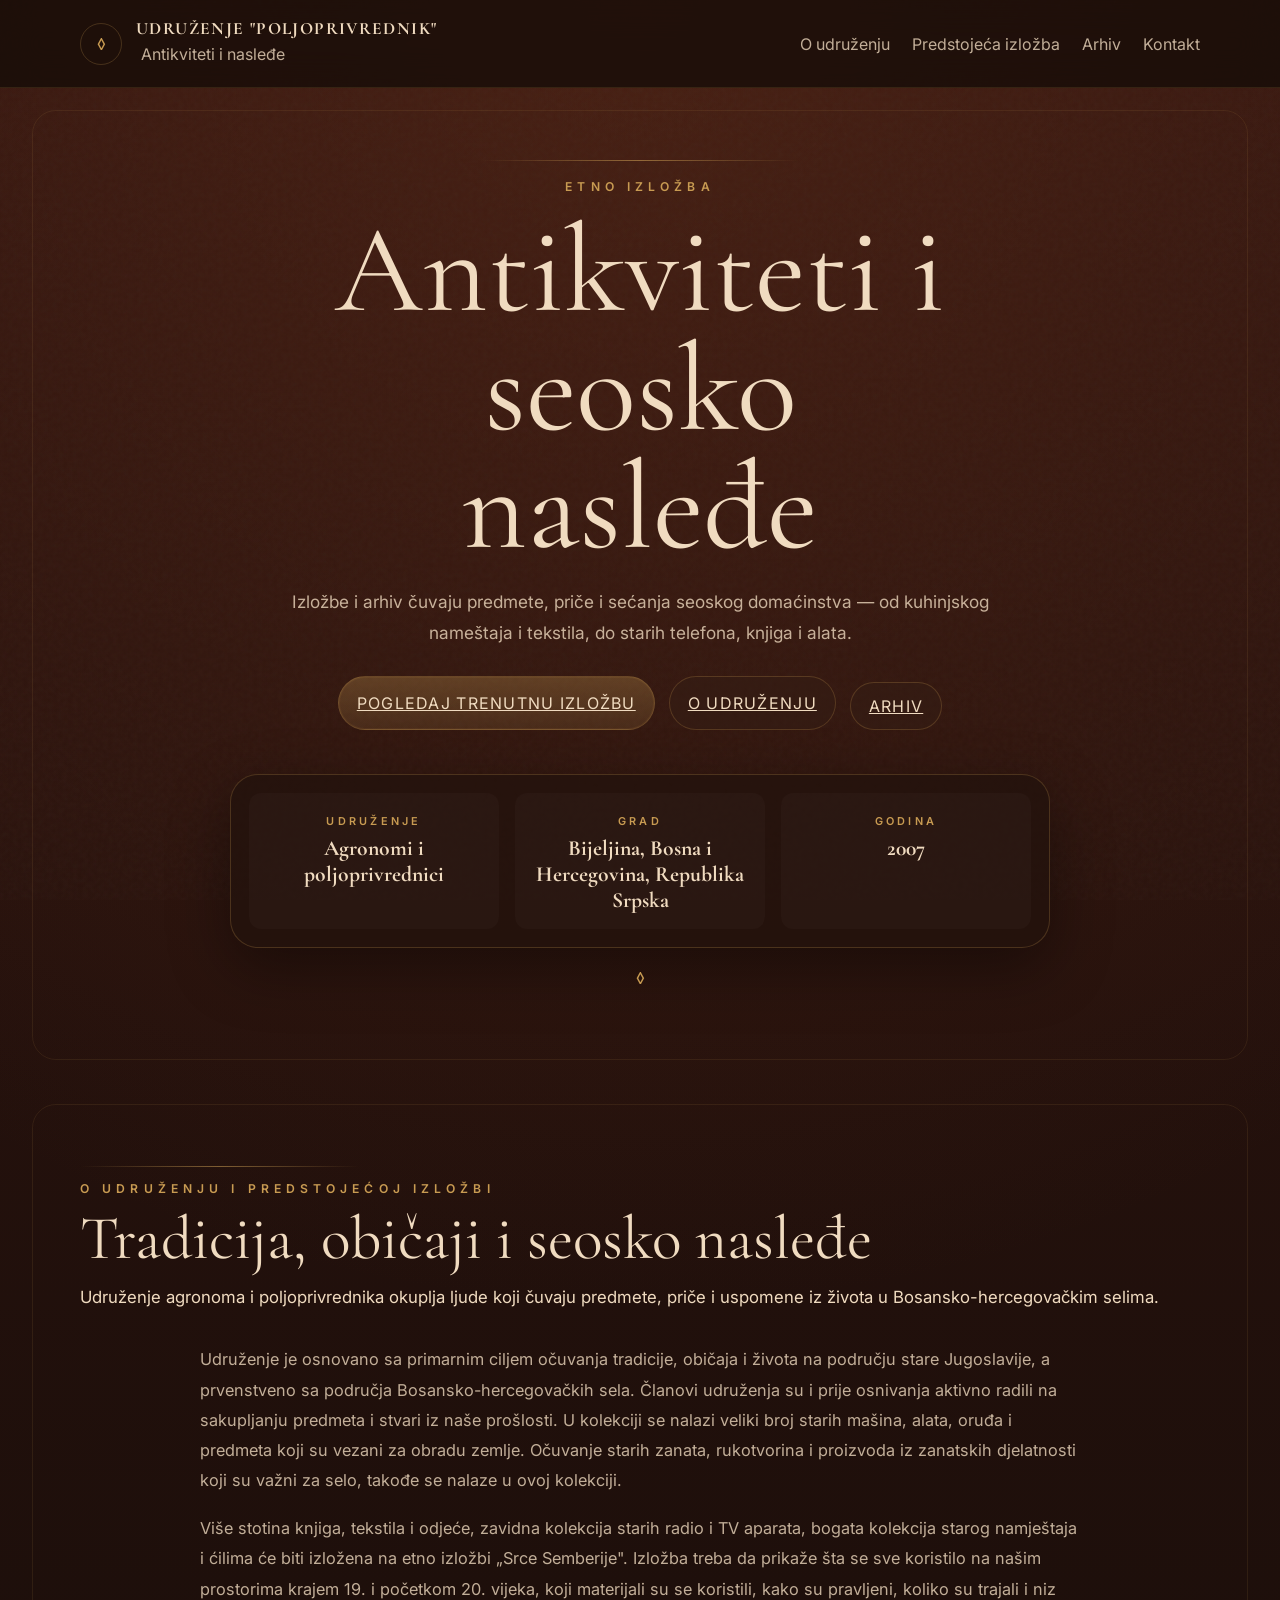
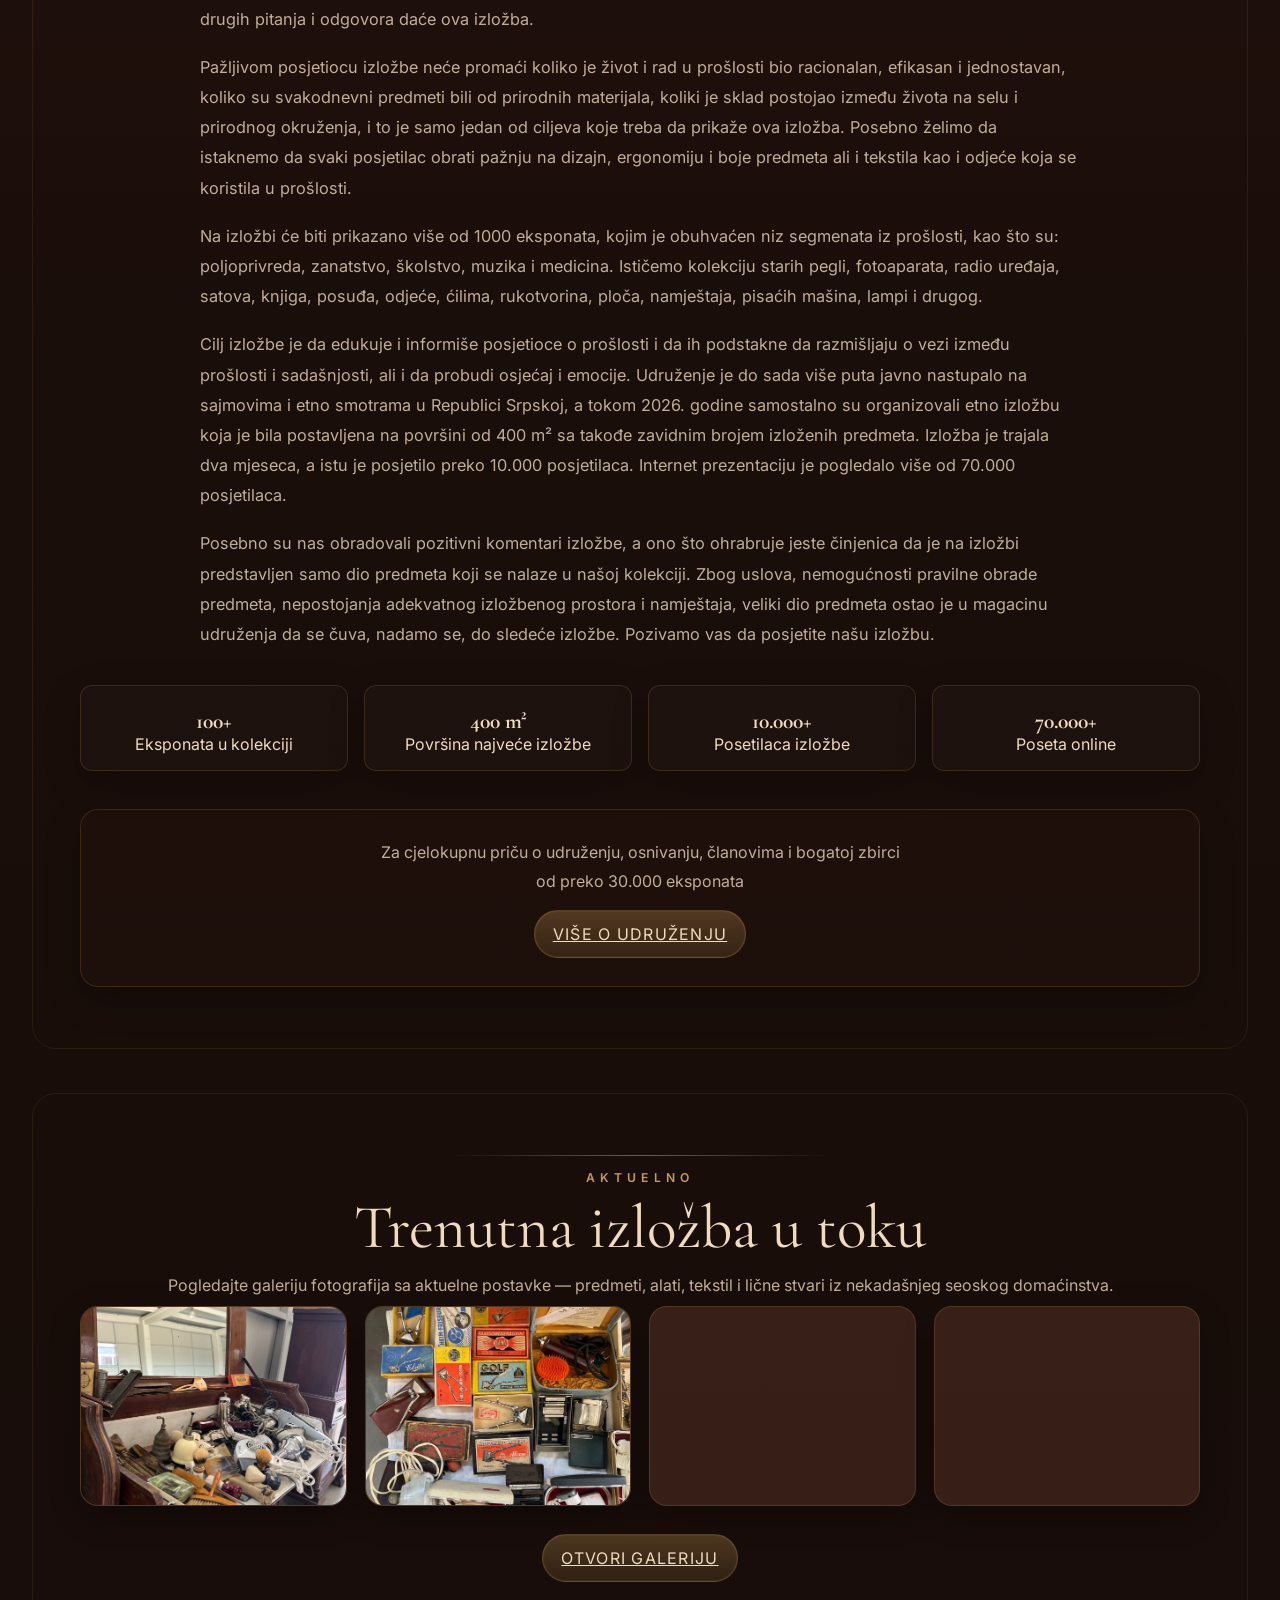
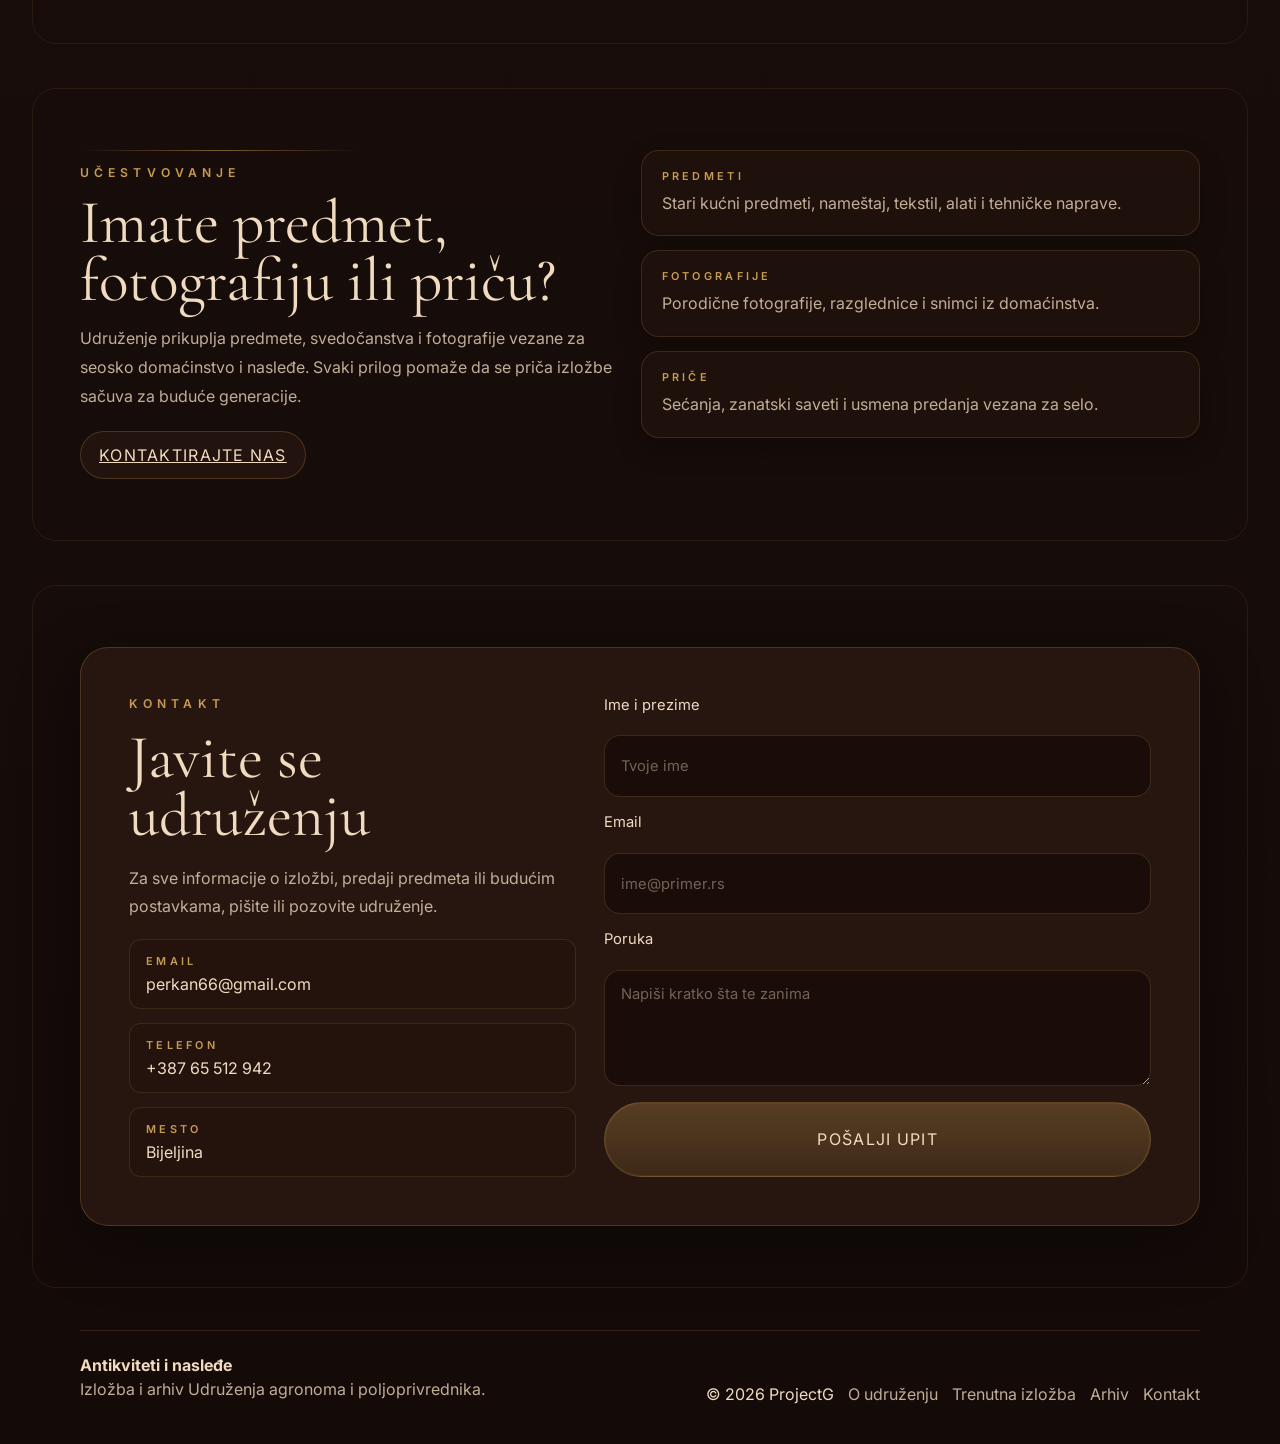
<file: index.html>
<!doctype html>
<html lang="sr-Latn">
  <head>
    <meta charset="UTF-8" />
    <meta name="viewport" content="width=device-width, initial-scale=1.0" />
    <title>Antikviteti i nasleđe | Početna</title>
    <meta
      name="description"
      content="Izložba i arhiv antikviteta i seoskog nasleđa Udruženja agronoma i poljoprivrednika."
    />
    <meta name="theme-color" content="#1b0f0b" />
    <meta property="og:site_name" content="Antikviteti i nasleđe" />
    <meta property="og:locale" content="sr_Latn_RS" />
    <meta property="og:type" content="website" />
    <meta property="og:title" content="Antikviteti i nasleđe | Udruženje agronoma i poljoprivrednika" />
    <meta
      property="og:description"
      content="Izložba i arhiv antikviteta i seoskog nasleđa Udruženja agronoma i poljoprivrednika."
    />
    <meta property="og:image" content="slike/1a49226b314358939cae71356e4f564d.JPEG" />
    <meta name="twitter:card" content="summary_large_image" />
    <script type="application/ld+json">
      {
        "@context": "https://schema.org",
        "@type": "Organization",
        "name": "Udruženje agronoma i poljoprivrednika",
        "alternateName": "Antikviteti i nasleđe",
        "description": "Udruženje koje čuva seosko nasleđe, predmete, zanate i uspomene iz bosansko-hercegovačkih sela."
      }
    </script>
    <link rel="preconnect" href="https://fonts.googleapis.com" />
    <link rel="preconnect" href="https://fonts.gstatic.com" crossorigin />
    <link
      href="https://fonts.googleapis.com/css2?family=Cormorant+Garamond:wght@500;600;700&family=Inter:wght@400;500;600;700&display=swap"
      rel="stylesheet"
    />
    <link rel="icon" href="favicon.svg" type="image/svg+xml" />
    <link rel="stylesheet" href="styles.css" />
    <script defer src="script.js"></script>
  </head>
  <body>
    <div class="page-noise"></div>

    <header class="site-header">
      <div class="container header-inner">
        <a class="brand" href="index.html">
          <span class="brand-mark">◊</span>
          <span>
            <strong class="brand-title">Udruženje "Poljoprivrednik"</strong>
            <small class="brand-subtitle">Antikviteti i nasleđe</small>
          </span>
        </a>

        <button class="menu-toggle" type="button" aria-expanded="false" aria-controls="site-nav">
          <span></span>
          <span></span>
          <span></span>
        </button>

        <nav id="site-nav" class="site-nav">
          <a href="udruzenje.html">O udruženju</a>
          <a href="current.html">Predstojeća izložba</a>
          <a href="archive.html">Arhiv</a>
          <a href="#kontakt">Kontakt</a>
        </nav>
      </div>
    </header>

    <main>
      <section class="hero section reveal">
        <div class="container hero-grid">
          <div class="eyebrow">Etno izložba</div>
          <h1>Antikviteti i seosko nasleđe</h1>
          <p class="hero-lead">
            Izložbe i arhiv čuvaju predmete, priče i sećanja seoskog domaćinstva —
            od kuhinjskog nameštaja i tekstila, do starih telefona, knjiga i alata. 
          </p>

          <div class="hero-actions">
            <a class="button button-primary" href="current.html">Pogledaj trenutnu izložbu</a>
            <a class="button button-secondary" href="udruzenje.html">O udruženju</a>
            <a class="button button-secondary intro-cta" href="udruzenje.html">Arhiv</a>
            
          </div>

          <div class="hero-panel">
            <article>
              <span class="label">Udruženje</span>
              <strong>Agronomi i poljoprivrednici</strong>
            </article>
            <article>
              <span class="label">Grad</span>
              <strong>Bijeljina, Bosna i Hercegovina, Republika Srpska</strong>
            </article>
            <article>
              <span class="label">Godina</span>
              <strong>2007</strong>
            </article>
          </div>
        </div>
      </section>

      

      <section id="o-udruzenju" class="section reveal">
        <div class="container">
          <div class="section-heading narrow">
            <span class="eyebrow">O udruženju i predstojećoj izložbi</span>
            <h2>Tradicija, običaji i seosko nasleđe</h2>
            <p class="about-lead">
              Udruženje agronoma i poljoprivrednika okuplja ljude koji čuvaju predmete,
              priče i uspomene iz života u Bosansko-hercegovačkim selima. 
            </p>
          </div>

          <div class="about-prose">
            <p>
              Udruženje je osnovano sa primarnim ciljem očuvanja tradicije, običaja i života
              na području stare Jugoslavije, a prvenstveno sa područja Bosansko-hercegovačkih
              sela. Članovi udruženja su i prije osnivanja aktivno radili na
              sakupljanju predmeta i stvari iz naše prošlosti. U kolekciji se nalazi veliki
              broj starih mašina, alata, oruđa i predmeta koji su vezani za obradu zemlje.
              Očuvanje starih zanata, rukotvorina i proizvoda iz zanatskih djelatnosti koji
              su važni za selo, takođe se nalaze u ovoj kolekciji.
            </p>
            <p>
              Više stotina knjiga, tekstila i odjeće, zavidna kolekcija starih radio i TV
              aparata, bogata kolekcija starog namještaja i ćilima će biti izložena na etno
              izložbi „Srce Semberije". Izložba treba da prikaže šta se sve koristilo na
              našim prostorima krajem 19. i početkom 20. vijeka, koji materijali su se
              koristili, kako su pravljeni, koliko su trajali i niz drugih pitanja i
              odgovora daće ova izložba.
            </p>
            <p>
              Pažljivom posjetiocu izložbe neće promaći koliko je život i rad u prošlosti
              bio racionalan, efikasan i jednostavan, koliko su svakodnevni predmeti bili od
              prirodnih materijala, koliki je sklad postojao između života na selu i
              prirodnog okruženja, i to je samo jedan od ciljeva koje treba da prikaže ova izložba.
              Posebno želimo da istaknemo da svaki posjetilac obrati pažnju na dizajn, ergonomiju i
              boje predmeta ali i tekstila kao i odjeće koja se koristila u prošlosti.
            </p>
            <p>
              Na izložbi će biti prikazano više od 1000 eksponata, kojim je obuhvaćen niz segmenata iz prošlosti, kao što su: poljoprivreda, zanatstvo, školstvo, muzika i medicina. Ističemo kolekciju starih pegli,
              fotoaparata, radio uređaja, satova, knjiga, posuđa, odjeće, ćilima,
              rukotvorina, ploča, namještaja, pisaćih mašina, lampi i drugog.
            </p>
            <p>
              Cilj izložbe je da edukuje i informiše posjetioce o prošlosti i da ih podstakne da razmišljaju o vezi između prošlosti i sadašnjosti, ali i da probudi osjećaj i emocije. Udruženje je do sada više puta javno nastupalo na
              sajmovima i etno smotrama u Republici Srpskoj, a tokom 2026. godine samostalno su organizovali
              etno izložbu koja je bila postavljena na površini od 400 m² sa takođe zavidnim
              brojem izloženih predmeta. Izložba je trajala dva mjeseca, a istu je posjetilo
              preko 10.000 posjetilaca. Internet prezentaciju je pogledalo više od 70.000
              posjetilaca.
            </p>
            <p>
              Posebno su nas obradovali pozitivni komentari izložbe, a ono što ohrabruje
              jeste činjenica da je na izložbi predstavljen samo dio predmeta koji se nalaze
              u našoj kolekciji. Zbog uslova, nemogućnosti pravilne obrade predmeta,
              nepostojanja adekvatnog izložbenog prostora i namještaja, veliki dio predmeta
              ostao je u magacinu udruženja da se čuva, nadamo se, do sledeće izložbe.
              Pozivamo vas da posjetite našu izložbu.
            </p>
          </div>

          <ul class="about-cards">
            <li class="info-card">
              <strong>100+</strong>
              <span>Eksponata u kolekciji</span>
            </li>
            <li class="info-card">
              <strong>400 m²</strong>
              <span>Površina najveće izložbe</span>
            </li>
            <li class="info-card">
              <strong>10.000+</strong>
              <span>Posetilaca izložbe</span>
            </li>
            <li class="info-card">
              <strong>70.000+</strong>
              <span>Poseta online</span>
            </li>
          </ul>

          <div class="about-cta">
            <p>
              Za cjelokupnu priču o udruženju, osnivanju, članovima i bogatoj zbirci od
              preko 30.000 eksponata
            </p>
            <a class="button button-primary" href="udruzenje.html">Više o udruženju</a>
          </div>
        </div>
      </section>

      <section class="section reveal">
        <div class="container">
          <div class="section-heading">
            <span class="eyebrow">Aktuelno</span>
            <h2>Trenutna izložba u toku</h2>
            <p>
              Pogledajte galeriju fotografija sa aktuelne postavke — predmeti, alati,
              tekstil i lične stvari iz nekadašnjeg seoskog domaćinstva.
            </p>
          </div>

          <div class="current-teaser">
            <div class="current-teaser-grid">
              <a class="current-teaser-card" href="current.html">
                <img src="trenutnaizlozba/jpg/IMG_4612.jpg" alt="" loading="lazy" decoding="async" />
              </a>
              <a class="current-teaser-card" href="current.html">
                <img src="trenutnaizlozba/jpg/IMG_4615.jpg" alt="" loading="lazy" decoding="async" />
              </a>
              <a class="current-teaser-card" href="current.html">
                <img src="trenutnaizlozba/jpg/IMG_4623.jpg" alt="" loading="lazy" decoding="async" />
              </a>
              <a class="current-teaser-card" href="current.html">
                <img src="trenutnaizlozba/jpg/IMG_4643.jpg" alt="" loading="lazy" decoding="async" />
              </a>
            </div>
            <a class="button button-primary current-teaser-cta" href="current.html">
              Otvori galeriju
            </a>
          </div>
        </div>
      </section>

      

      <section class="section reveal">
        <div class="container contribute-grid">
          <div class="section-heading narrow">
            <span class="eyebrow">Učestvovanje</span>
            <h2>Imate predmet, fotografiju ili priču?</h2>
            <p>
              Udruženje prikuplja predmete, svedočanstva i fotografije vezane za seosko
              domaćinstvo i nasleđe. Svaki prilog pomaže da se priča izložbe sačuva za
              buduće generacije.
            </p>
            <a class="button button-secondary intro-cta" href="#kontakt">Kontaktirajte nas</a>
          </div>

          <ul class="contribute-list">
            <li>
              <span class="label">Predmeti</span>
              <p>Stari kućni predmeti, nameštaj, tekstil, alati i tehničke naprave.</p>
            </li>
            <li>
              <span class="label">Fotografije</span>
              <p>Porodične fotografije, razglednice i snimci iz domaćinstva.</p>
            </li>
            <li>
              <span class="label">Priče</span>
              <p>Sećanja, zanatski saveti i usmena predanja vezana za selo.</p>
            </li>
          </ul>
        </div>
      </section>

      <section class="section reveal">
        <div class="container contact-card" id="kontakt">
          <div class="contact-info">
            <span class="eyebrow">Kontakt</span>
            <h2>Javite se udruženju</h2>
            <p>
              Za sve informacije o izložbi, predaji predmeta ili budućim postavkama,
              pišite ili pozovite udruženje.
            </p>

            <ul class="contact-list">
              <li>
                <span class="label">Email</span>
                <a href="mailto:udruzenje@projectg.rs">perkan66@gmail.com</a>
              </li>
              <li>
                <span class="label">Telefon</span>
                <a href="tel:+381000000000">+387 65 512 942</a>
              </li>
              <li>
                <span class="label">Mesto</span>
                <span>Bijeljina</span>
              </li>
            </ul>
          </div>

          <form class="contact-form" novalidate>
            <label>
              Ime i prezime
              <input type="text" name="name" placeholder="Tvoje ime" required />
            </label>
            <label>
              Email
              <input type="email" name="email" placeholder="ime@primer.rs" required />
            </label>
            <label>
              Poruka
              <textarea name="message" rows="4" placeholder="Napiši kratko šta te zanima" required></textarea>
            </label>
            <button class="button button-primary" type="submit">Pošalji upit</button>
            <p class="form-status" role="status" aria-live="polite" hidden>
              Hvala na poruci. Udruženje će odgovoriti u najkraćem roku.
            </p>
          </form>
        </div>
      </section>
    </main>

    <footer class="site-footer">
      <div class="container footer-inner">
        <div>
          <strong>Antikviteti i nasleđe</strong>
          <p>Izložba i arhiv Udruženja agronoma i poljoprivrednika.</p>
        </div>
        <div class="footer-meta">
          <span>© 2026 ProjectG</span>
          <a href="udruzenje.html">O udruženju</a>
          <a href="current.html">Trenutna izložba</a>
          <a href="archive.html">Arhiv </a>
          <a href="#kontakt">Kontakt</a>
        </div>
      </div>
    </footer>
  </body>
</html>
</file>
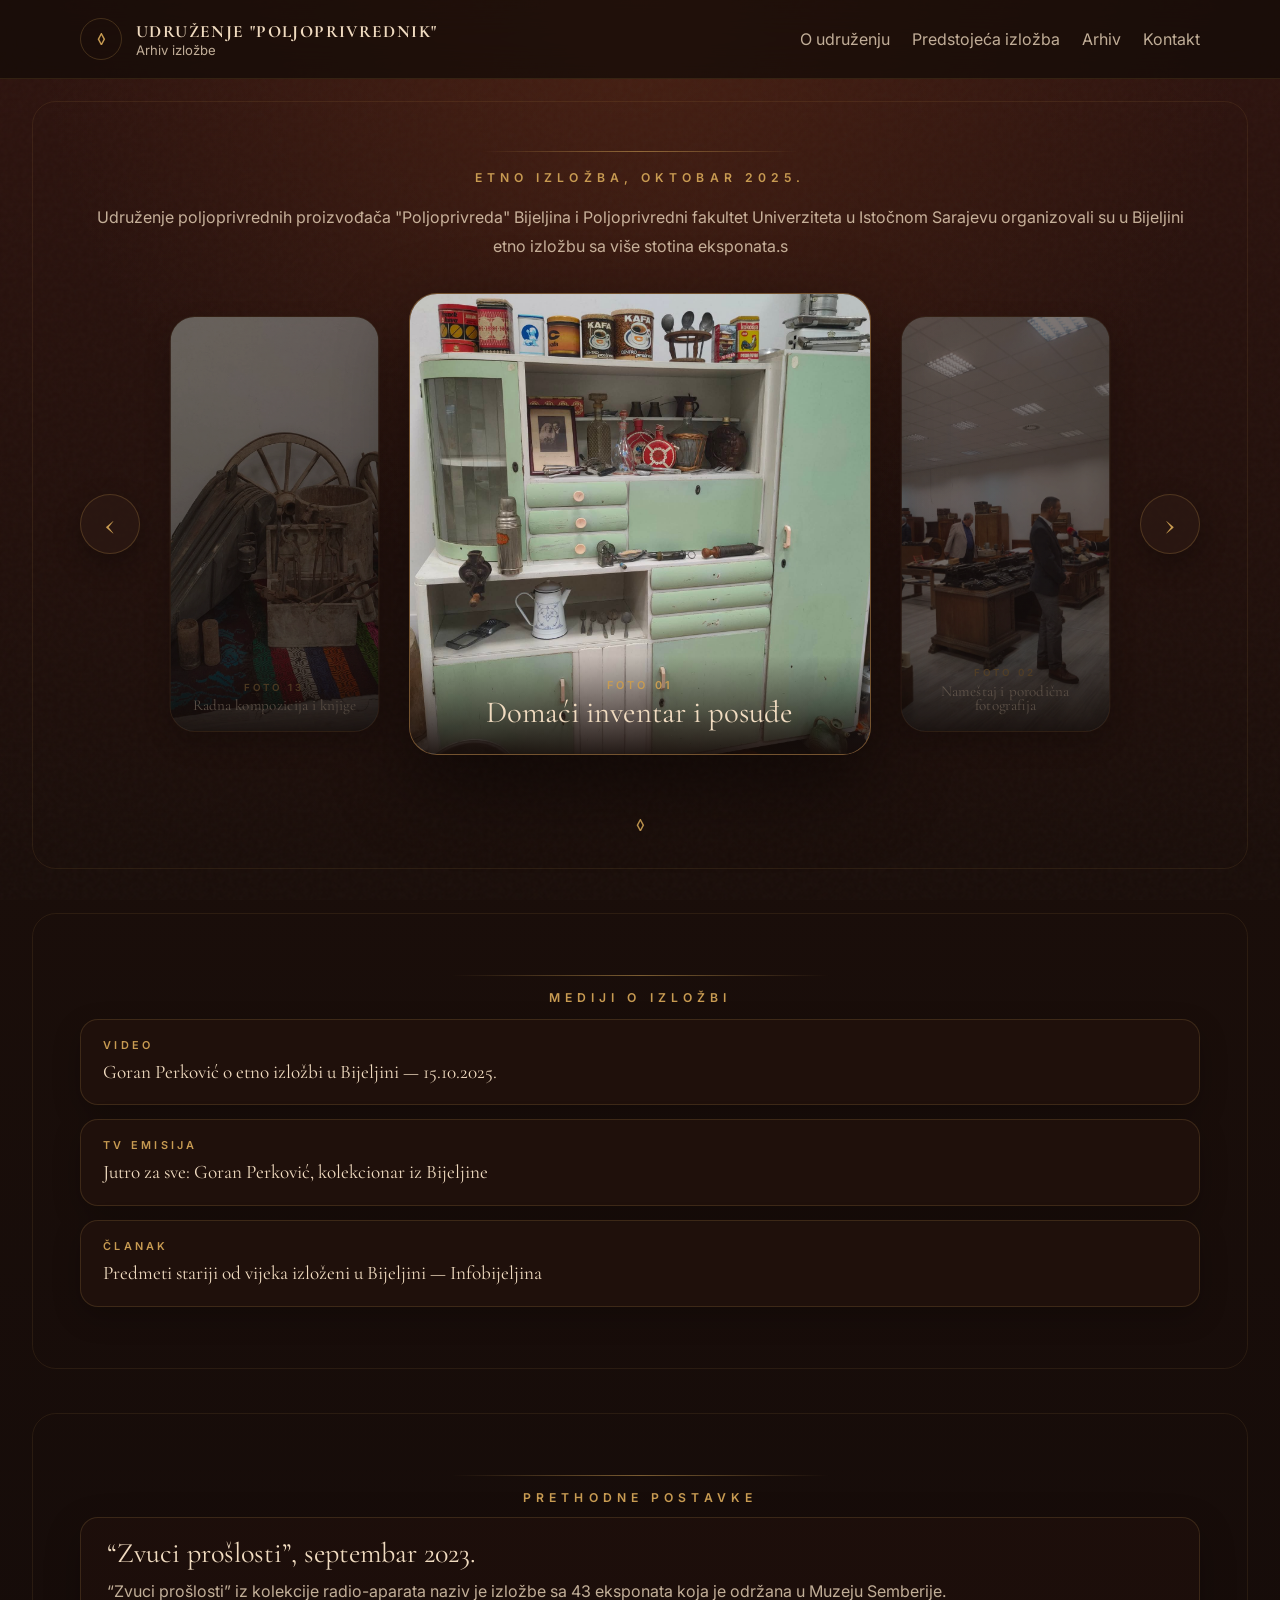
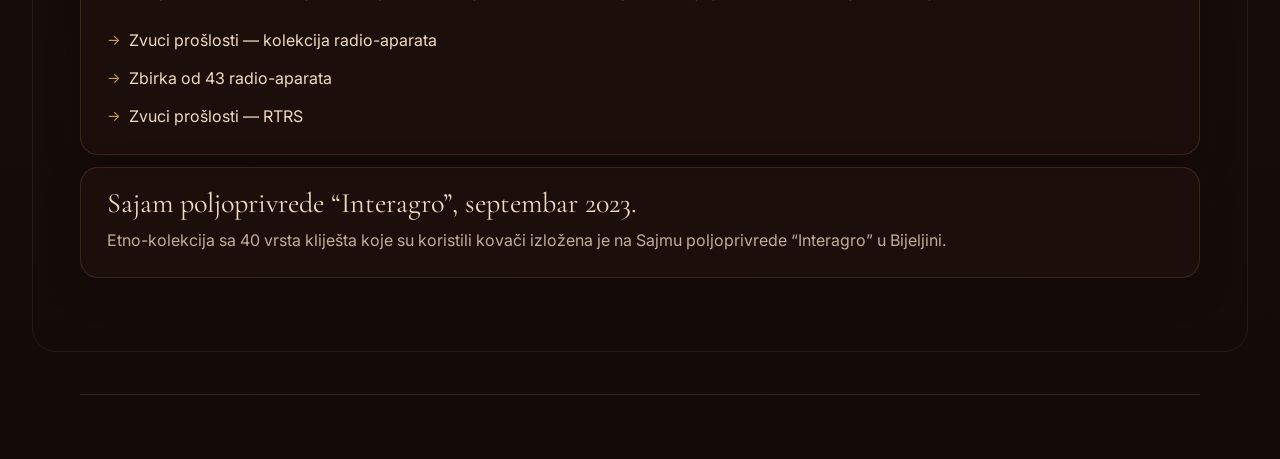
<file: archive.html>
<!doctype html>
<html lang="sr-Latn">
  <head>
    <meta charset="UTF-8" />
    <meta name="viewport" content="width=device-width, initial-scale=1.0" />
    <title>Arhiv  | Antikviteti i nasleđe</title>
    <meta
      name="description"
      content="Arhivska stranica sa pregledno raspoređenim fotografijama izložbe antikviteta i seoskog nasleđa iz 2025. godine."
    />
    <meta name="theme-color" content="#1b0f0b" />
    <meta property="og:site_name" content="Antikviteti i nasleđe" />
    <meta property="og:locale" content="sr_Latn_RS" />
    <meta property="og:type" content="website" />
    <meta property="og:title" content="Arhiv | Antikviteti i nasleđe" />
    <meta
      property="og:description"
      content="Arhivska stranica sa fotografijama izložbe antikviteta i seoskog nasleđa iz 2025."
    />
    <meta property="og:image" content="slike/15d1168e807b13f45b83cdadcd7f8cd1.JPEG" />
    <meta name="twitter:card" content="summary_large_image" />
    <link rel="preconnect" href="https://fonts.googleapis.com" />
    <link rel="preconnect" href="https://fonts.gstatic.com" crossorigin />
    <link
      href="https://fonts.googleapis.com/css2?family=Cormorant+Garamond:wght@500;600;700&family=Inter:wght@400;500;600;700&display=swap"
      rel="stylesheet"
    />
    <link rel="icon" href="favicon.svg" type="image/svg+xml" />
    <link rel="stylesheet" href="styles.css" />
    <script defer src="script.js"></script>
  </head>
  <body class="archive-page">
    <div class="page-noise"></div>

    <header class="site-header">
      <div class="container header-inner">
        <a class="brand" href="index.html">
          <span class="brand-mark">◊</span>
          <span>
            <strong>Udruženje "Poljoprivrednik"</strong>
            <small>Arhiv izložbe</small>
          </span>
        </a>

        <button class="menu-toggle" type="button" aria-expanded="false" aria-controls="site-nav">
          <span></span>
          <span></span>
          <span></span>
        </button>

        <nav id="site-nav" class="site-nav">
          <a href="udruzenje.html">O udruženju</a>
          <a href="current.html">Predstojeća izložba</a>
          <a href="archive.html" aria-current="page">Arhiv </a>
          <a href="index.html#kontakt">Kontakt</a>
        </nav>
      </div>
    </header>

    <main>
      <section class="hero section archive-hero reveal">
        <div class="container hero-grid">
          <div class="eyebrow">Etno izložba, oktobar 2025.</div>
          <p>Udruženje poljoprivrednih proizvođača "Poljoprivreda" Bijeljina i Poljoprivredni fakultet Univerziteta u Istočnom Sarajevu organizovali su u Bijeljini etno izložbu sa više stotina eksponata.s</p>
           <div class="carousel" data-carousel>
            <button
              class="carousel-arrow carousel-prev"
              type="button"
              aria-label="Prethodna slika"
            >
              <span aria-hidden="true">‹</span>
            </button>

            <div class="carousel-stage" data-carousel-stage>
              <article
                class="carousel-card carousel-card-side"
                data-carousel-side="left"
                aria-label="Prethodna slika"
              ></article>
              <article
                class="carousel-card carousel-card-active"
                data-carousel-side="center"
                aria-label="Centralna slika — kliknite da uvećate"
              ></article>
              <article
                class="carousel-card carousel-card-side"
                data-carousel-side="right"
                aria-label="Sljedeća slika"
              ></article>
            </div>

            <button
              class="carousel-arrow carousel-next"
              type="button"
              aria-label="Sljedeća slika"
            >
              <span aria-hidden="true">›</span>
            </button>
          </div>

         

          <ul
            class="carousel-dots"
            role="tablist"
            aria-label="Direktan odabir slike"
          ></ul>

         
        </div>

        <ul class="carousel-source" hidden aria-hidden="true">
          <li><figure><img src="slike/15d1168e807b13f45b83cdadcd7f8cd1.JPEG" alt="Zeleni kuhinjski kabinet sa starim posuđem i predmetima svakodnevice" /></figure></li>
          <li><figure><img src="slike/e76977e5ed9fd9a53d5f1b7dd45aed96.JPEG" alt="Bela komoda sa zelenim kabinetom i porodičnom fotografijom u enterijeru" /></figure></li>
          <li><figure><img src="slike/f04a786212832e9bb50f7b159149b971.JPEG" alt="Poljoprivredni predmet sa voćem i drvenim točkom izložen u centru prostora" /></figure></li>
          <li><figure><img src="slike/53fcc653708b9ca1f71713647edebed4.JPEG" alt="Vezeni peškiri i tkanine sa narodnim motivima" /></figure></li>
          <li><figure><img src="slike/51e6cac5bffb1e807038c90c724919b2.JPEG" alt="Vezene tkanine i tekstilni eksponati u izložbenom prostoru" /></figure></li>
          <li><figure><img src="slike/5b71f32cafe43effafb6071214625bbf.JPEG" alt="Detalj vezenog tekstila i narodnog ručnog rada" /></figure></li>
          <li><figure><img src="slike/f5f7b67dc441e2810ed5166cc5172da1.JPEG" alt="Kolekcija starih telefona različitih modela i boja" /></figure></li>
          <li><figure><img src="slike/692c655e82e0f71fed247391babae1e2.JPEG" alt="Gramofoni, ploče i radio-aparati u tehničkoj zbirci" /></figure></li>
          <li><figure><img src="slike/80c8d444a4cf71a53687aec76bfe5ef5.JPEG" alt="Još jedna kolekcija starih telefona izložena na tamnoj podlozi" /></figure></li>
          <li><figure><img src="slike/9df0cd8ed2c170d32f2c2eb7144285c1.JPEG" alt="Knjige, medalje i spomen predmeti raspoređeni na stolu" /></figure></li>
          <li><figure><img src="slike/b1deaeeeb9d03b16150b17cd32c69c1f.JPEG" alt="Kompozicija sa oruđem i drvenim predmetima iz domaćinstva" /></figure></li>
          <li><figure><img src="slike/2131a5c83cbf227c3236abeda5094811.JPEG" alt="Toaletni sto sa fenovima i kutijama iz zbirke" /></figure></li>
          <li><figure><img src="slike/a771d8aa914f2921be78c1881a7b73ec.JPEG" alt="Drvena radna površina sa knjigama i predmetima iz zbirke" /></figure></li>
        </ul>

        <script type="application/json" id="carousel-data">
          [
            { "title": "Domaći inventar i posuđe", "theme": "domacinstvo" },
            { "title": "Nameštaj i porodična fotografija", "theme": "domacinstvo" },
            { "title": "Predmet iz svakodnevnog života", "theme": "domacinstvo" },
            { "title": "Tekstil kao deo svakodnevice", "theme": "tekstil" },
            { "title": "Ručno rađeni vez", "theme": "tekstil" },
            { "title": "Raspored tekstilnih celina", "theme": "tekstil" },
            { "title": "Telefoni kroz decenije", "theme": "tehnika" },
            { "title": "Radio i gramofoni", "theme": "tehnika" },
            { "title": "Razvoj kućne komunikacije", "theme": "tehnika" },
            { "title": "Knjige i memorabilije", "theme": "memorabilije" },
            { "title": "Predmeti iz svakodnevnog rada", "theme": "memorabilije" },
            { "title": "Predmeti lične upotrebe", "theme": "memorabilije" },
            { "title": "Radna kompozicija i knjige", "theme": "memorabilije" }
          ]
        </script>
      </section>
          
        </div>
      </section>

     

      <section class="section reveal">
        <div class="container">
          <div class="section-heading">
            <span class="eyebrow">Mediji o izložbi</span>
            <p></p>
          </div>

          <ul class="archive-media-list">
            <li>
              <span class="label">Video</span>
              <a
                href="https://www.youtube.com/watch?v=gKn2Y_U2BnE"
                target="_blank"
                rel="noopener"
              >
                Goran Perković o etno izložbi u Bijeljini — 15.10.2025.
              </a>
            </li>
            <li>
              <span class="label">TV emisija</span>
              <a
                href="https://www.youtube.com/watch?v=oej5N43hMgU"
                target="_blank"
                rel="noopener"
              >
                Jutro za sve: Goran Perković, kolekcionar iz Bijeljine
              </a>
            </li>
            <li>
              <span class="label">Članak</span>
              <a
                href="https://infobijeljina.com/vijesti/etno-izlozba-u-bijeljini--predmeti-stari-vise-od-vijeka-ozivjeli-duh-proslih-vremena"
                target="_blank"
                rel="noopener"
              >
                Predmeti stariji od vijeka izloženi u Bijeljini — Infobijeljina
              </a>
            </li>
          </ul>
        </div>
      </section>

      <section class="section reveal">
        <div class="container">
          <div class="section-heading">
            <span class="eyebrow">Prethodne postavke</span>
            
          </div>

          <article class="archive-event">
            <h3>“Zvuci prošlosti”, septembar 2023.</h3>
            <p>
              “Zvuci prošlosti” iz kolekcije radio-aparata naziv je izložbe sa 43
              eksponata koja je održana u Muzeju Semberije.
            </p>
            <ul class="archive-event-links">
              <li>
                <a
                  href="https://ntvarena.com/zvuci-proslosti-iz-kolekcije-radio-aparata-gorana-perkovica/"
                  target="_blank"
                  rel="noopener"
                >
                  Zvuci prošlosti — kolekcija radio-aparata
                </a>
              </li>
              <li>
                <a
                  href="https://bijeljina.com/drustvo/cetrdeset-i-tri-radio-aparata-iz-zbirke-gorana-perkovica/"
                  target="_blank"
                  rel="noopener"
                >
                  Zbirka od 43 radio-aparata
                </a>
              </li>
              <li>
                <a
                  href="https://www.rtrs.tv/vijesti/vijest.php?id=527618"
                  target="_blank"
                  rel="noopener"
                >
                  Zvuci prošlosti — RTRS
                </a>
              </li>
            </ul>
          </article>

          <article class="archive-event">
            <h3>Sajam poljoprivrede “Interagro”, septembar 2023.</h3>
            <p>
              Etno-kolekcija sa 40 vrsta kliješta koje su koristili kovači izložena je
              na Sajmu poljoprivrede “Interagro” u Bijeljini.
            </p>
          </article>
        </div>
      </section>
    </main>

    <footer class="site-footer">
      <div class="container footer-inner">
       
      </div>
    </footer>
  </body>
</html>
</file>
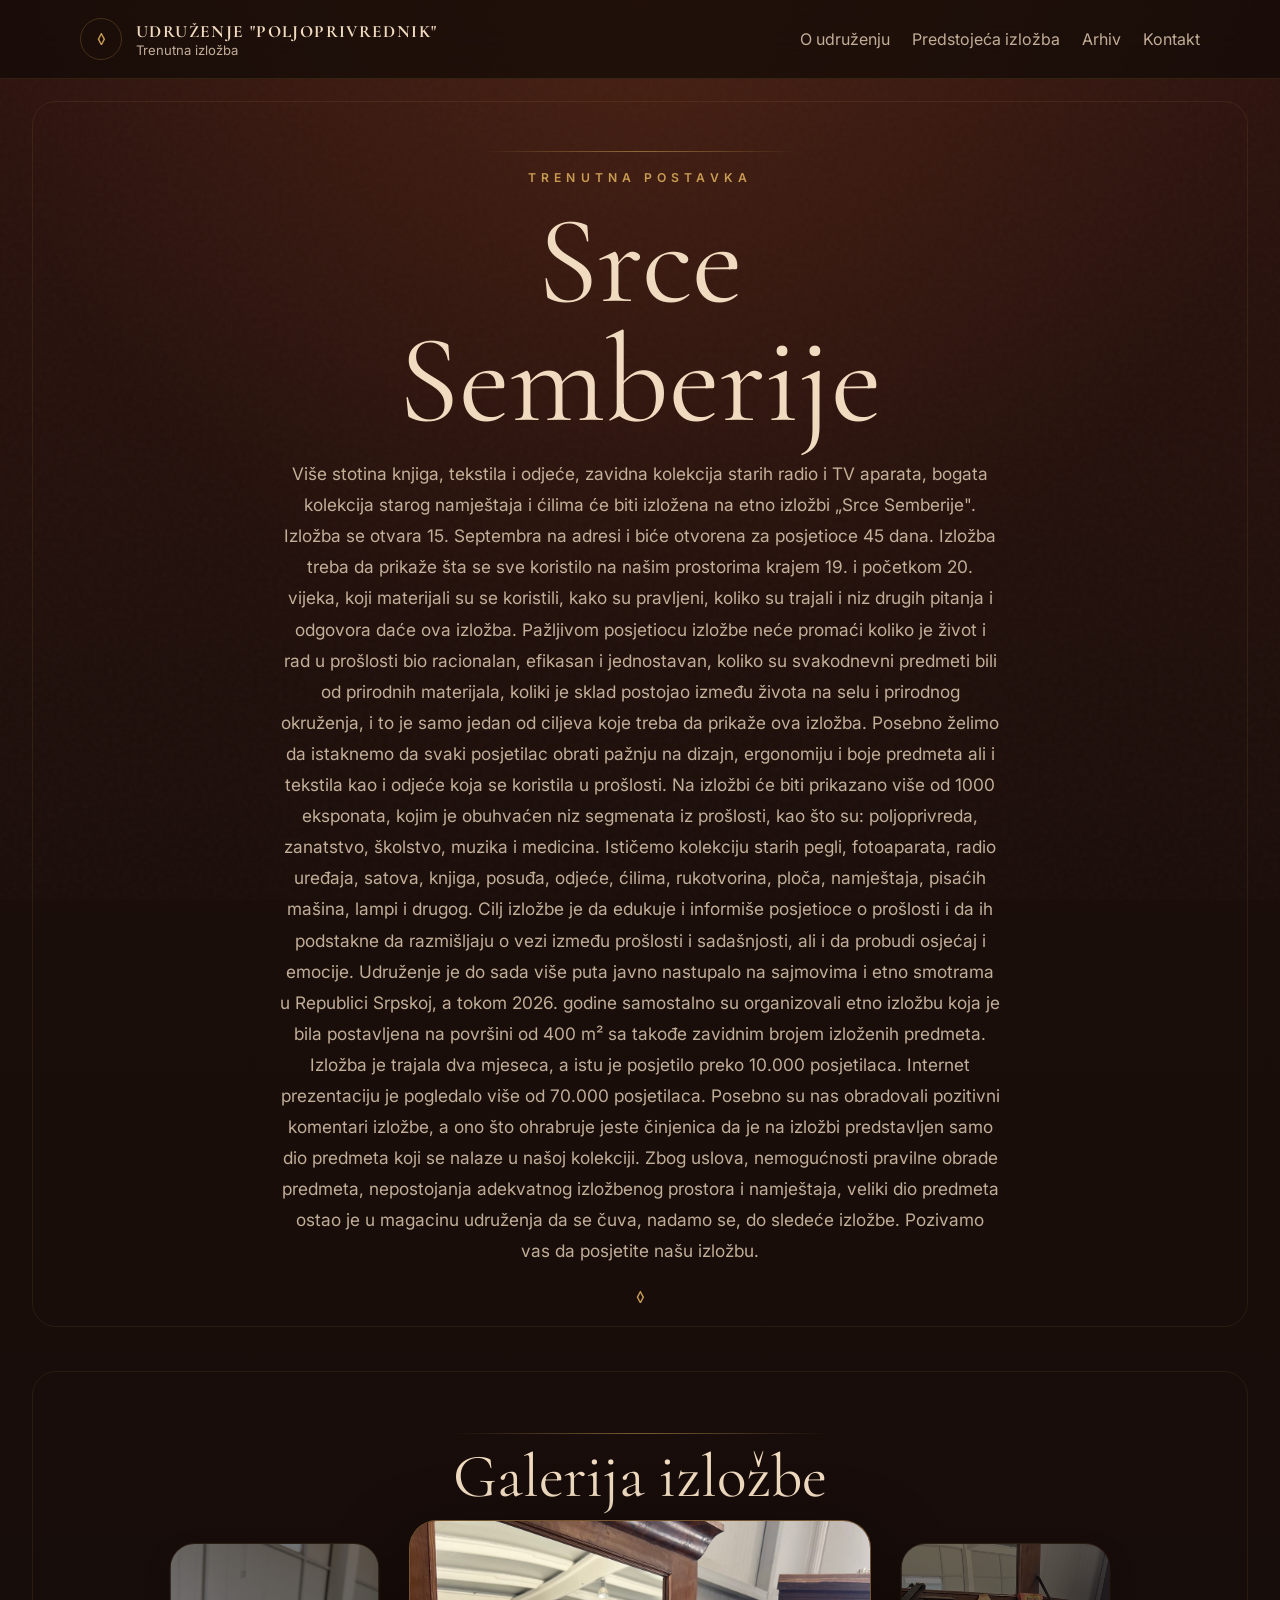
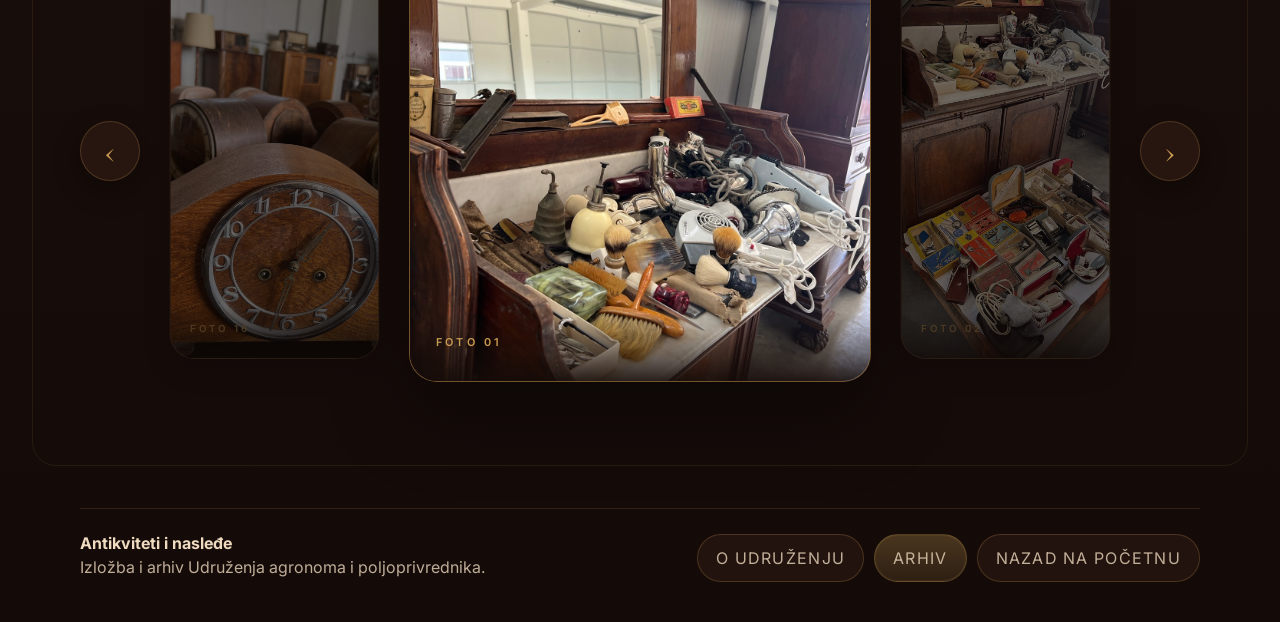
<file: current.html>
<!doctype html>
<html lang="sr-Latn">
  <head>
    <meta charset="UTF-8" />
    <meta name="viewport" content="width=device-width, initial-scale=1.0" />
    <title>Trenutna izložba | Antikviteti i nasleđe</title>
    <meta
      name="description"
      content="Fotografije sa trenutne etno izložbe Udruženja agronoma i poljoprivrednika."
    />
    <meta name="theme-color" content="#1b0f0b" />
    <meta property="og:site_name" content="Antikviteti i nasleđe" />
    <meta property="og:locale" content="sr_Latn_RS" />
    <meta property="og:type" content="website" />
    <meta property="og:title" content="Trenutna izložba | Antikviteti i nasleđe" />
    <meta
      property="og:description"
      content="Fotografije sa trenutne etno izložbe Udruženja agronoma i poljoprivrednika."
    />
    <meta property="og:image" content="trenutnaizlozba/jpg/IMG_4612.jpg" />
    <meta name="twitter:card" content="summary_large_image" />
    <link rel="preconnect" href="https://fonts.googleapis.com" />
    <link rel="preconnect" href="https://fonts.gstatic.com" crossorigin />
    <link
      href="https://fonts.googleapis.com/css2?family=Cormorant+Garamond:wght@500;600;700&family=Inter:wght@400;500;600;700&display=swap"
      rel="stylesheet"
    />
    <link rel="icon" href="favicon.svg" type="image/svg+xml" />
    <link rel="stylesheet" href="styles.css" />
    <script defer src="script.js"></script>
  </head>
  <body class="current-page">
    <div class="page-noise"></div>

    <header class="site-header">
      <div class="container header-inner">
        <a class="brand" href="index.html">
          <span class="brand-mark">◊</span>
          <span>
            <strong>Udruženje "Poljoprivrednik"</strong>
            <small>Trenutna izložba</small>
          </span>
        </a>

        <button class="menu-toggle" type="button" aria-expanded="false" aria-controls="site-nav">
          <span></span>
          <span></span>
          <span></span>
        </button>

        <nav id="site-nav" class="site-nav">
          <a href="udruzenje.html">O udruženju</a>
          <a href="current.html" aria-current="page">Predstojeća izložba</a>
          <a href="archive.html">Arhiv </a>
          <a href="index.html#kontakt">Kontakt</a>
        </nav>
      </div>
    </header>

    <main>
      <section class="hero section current-hero reveal">
        <div class="container hero-grid">
          <div class="eyebrow">Trenutna postavka</div>
          <h1>Srce Semberije</h1>
          <p class="hero-lead">
            


Više stotina knjiga, tekstila i odjeće, zavidna kolekcija starih radio i TV aparata, bogata kolekcija starog namještaja i ćilima će biti izložena na etno izložbi „Srce Semberije". Izložba se otvara 15. Septembra na adresi i biće otvorena za posjetioce 45 dana. Izložba treba da prikaže šta se sve koristilo na našim prostorima krajem 19. i početkom 20. vijeka, koji materijali su se koristili, kako su pravljeni, koliko su trajali i niz drugih pitanja i odgovora daće ova izložba.
Pažljivom posjetiocu izložbe neće promaći koliko je život i rad u prošlosti bio racionalan, efikasan i jednostavan, koliko su svakodnevni predmeti bili od prirodnih materijala, koliki je sklad postojao između života na selu i prirodnog okruženja, i to je samo jedan od ciljeva koje treba da prikaže ova izložba. Posebno želimo da istaknemo da svaki posjetilac obrati pažnju na dizajn, ergonomiju i boje predmeta ali i tekstila kao i odjeće koja se koristila u prošlosti.
Na izložbi će biti prikazano više od 1000 eksponata, kojim je obuhvaćen niz segmenata iz prošlosti, kao što su: poljoprivreda, zanatstvo, školstvo, muzika i medicina. Ističemo kolekciju starih pegli, fotoaparata, radio uređaja, satova, knjiga, posuđa, odjeće, ćilima, rukotvorina, ploča, namještaja, pisaćih mašina, lampi i drugog.
Cilj izložbe je da edukuje i informiše posjetioce o prošlosti i da ih podstakne da razmišljaju o vezi između prošlosti i sadašnjosti, ali i da probudi osjećaj i emocije. Udruženje je do sada više puta javno nastupalo na sajmovima i etno smotrama u Republici Srpskoj, a tokom 2026. godine samostalno su organizovali etno izložbu koja je bila postavljena na površini od 400 m² sa takođe zavidnim brojem izloženih predmeta. Izložba je trajala dva mjeseca, a istu je posjetilo preko 10.000 posjetilaca. Internet prezentaciju je pogledalo više od 70.000 posjetilaca.
Posebno su nas obradovali pozitivni komentari izložbe, a ono što ohrabruje jeste činjenica da je na izložbi predstavljen samo dio predmeta koji se nalaze u našoj kolekciji. Zbog uslova, nemogućnosti pravilne obrade predmeta, nepostojanja adekvatnog izložbenog prostora i namještaja, veliki dio predmeta ostao je u magacinu udruženja da se čuva, nadamo se, do sledeće izložbe. Pozivamo vas da posjetite našu izložbu.
          </p>
        </div>
      </section>

      <section class="section reveal">
        <div class="container">
          <div class="section-heading">
            <h2>Galerija izložbe</h2>
          
            
          </div>

          <div class="carousel" data-carousel>
            <button
              class="carousel-arrow carousel-prev"
              type="button"
              aria-label="Prethodna slika"
            >
              <span aria-hidden="true">‹</span>
            </button>

            <div class="carousel-stage" data-carousel-stage>
              <article
                class="carousel-card carousel-card-side"
                data-carousel-side="left"
                aria-label="Prethodna slika"
              ></article>
              <article
                class="carousel-card carousel-card-active"
                data-carousel-side="center"
                aria-label="Centralna slika — kliknite da uvećate"
              ></article>
              <article
                class="carousel-card carousel-card-side"
                data-carousel-side="right"
                aria-label="Sljedeća slika"
              ></article>
            </div>

            <button
              class="carousel-arrow carousel-next"
              type="button"
              aria-label="Sljedeća slika"
            >
              <span aria-hidden="true">›</span>
            </button>
          </div>

         

          <ul
            class="carousel-dots"
            role="tablist"
            aria-label="Direktan odabir slike"
          ></ul>

          
        </div>

        <ul class="carousel-source" hidden aria-hidden="true">
          <li><figure><img src="trenutnaizlozba/jpg/IMG_4612.jpg" /></figure></li>
          <li><figure><img src="trenutnaizlozba/jpg/IMG_4614.jpg"  /></figure></li>
          <li><figure><img src="trenutnaizlozba/jpg/IMG_4615.jpg"  /></figure></li>
          <li><figure><img src="trenutnaizlozba/jpg/IMG_4617.jpg"  /></figure></li>
          <li><figure><img src="trenutnaizlozba/jpg/IMG_4622.jpg" /></figure></li>
          <li><figure><img src="trenutnaizlozba/jpg/IMG_4623.jpg"  /></figure></li>
          <li><figure><img src="trenutnaizlozba/jpg/IMG_4628.jpg"  /></figure></li>
          <li><figure><img src="trenutnaizlozba/jpg/IMG_4632.jpg"  /></figure></li>
          <li><figure><img src="trenutnaizlozba/jpg/IMG_4635.jpg"  /></figure></li>
          <li><figure><img src="trenutnaizlozba/jpg/IMG_4636.jpg"  /></figure></li>
          <li><figure><img src="trenutnaizlozba/jpg/IMG_4643.jpg"  /></figure></li>
          <li><figure><img src="trenutnaizlozba/jpg/IMG_4644.jpg" /></figure></li>
          <li><figure><img src="trenutnaizlozba/jpg/IMG_4645.jpg" /></figure></li>
          <li><figure><img src="trenutnaizlozba/jpg/IMG_4647.jpg"  /></figure></li>
          <li><figure><img src="trenutnaizlozba/jpg/IMG_4648.jpg"  /></figure></li>
          <li><figure><img src="trenutnaizlozba/jpg/IMG_4649.jpg"  /></figure></li>
        </ul>

        <script type="application/json" id="carousel-data">
          [
            { "title": "" },
            { "title": "" },
            { "title": "" },
            { "title": "" },
            { "title": "" },
            { "title": "" },
            { "title": "" },
            { "title": "" },
            { "title": "" },
            { "title": "" },
            { "title": "" },
            { "title": "" },
            { "title": "" },
            { "title": "" },
            { "title": "" },
            { "title": "" }
          ]
        </script>
      </section>
    </main>

    <footer class="site-footer">
      <div class="container footer-inner">
        <div>
          <strong>Antikviteti i nasleđe</strong>
          <p>Izložba i arhiv Udruženja agronoma i poljoprivrednika.</p>
        </div>
        <div class="footer-actions">
          <a class="button button-secondary" href="udruzenje.html">O udruženju</a>
          <a class="button button-primary" href="archive.html">Arhiv </a>
          <a class="button button-secondary" href="index.html">Nazad na početnu</a>
        </div>
      </div>
    </footer>
  </body>
</html>
</file>
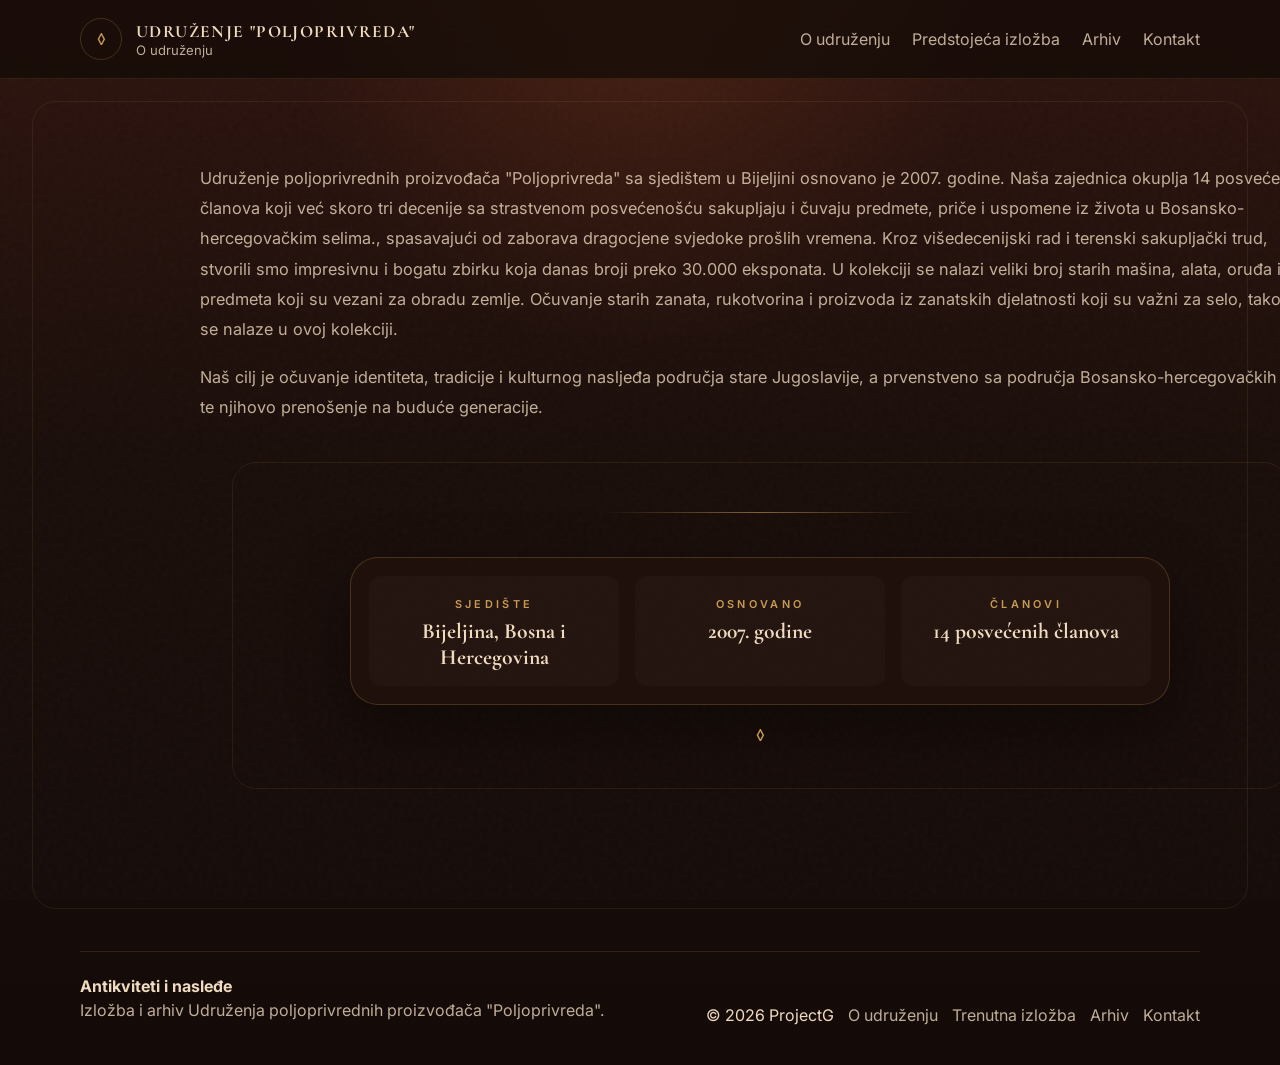
<file: udruzenje.html>
<!doctype html>
<html lang="sr-Latn">
  <head>
    <meta charset="UTF-8" />
    <meta name="viewport" content="width=device-width, initial-scale=1.0" />
    <title>O udruženju | Antikviteti i nasleđe</title>
    <meta
      name="description"
      content="Udruženje poljoprivrednih proizvođača Poljoprivreda iz Bijeljine — osnivanje, članovi, zbirka od preko 30.000 eksponata i očuvanje tradicije Semberije."
    />
    <meta name="theme-color" content="#1b0f0b" />
    <meta property="og:site_name" content="Antikviteti i nasleđe" />
    <meta property="og:locale" content="sr_Latn_RS" />
    <meta property="og:type" content="website" />
    <meta property="og:title" content="O udruženju | Antikviteti i nasleđe" />
    <meta
      property="og:description"
      content="Udruženje poljoprivrednih proizvođača Poljoprivreda iz Bijeljine — osnivanje, članovi, zbirka i kontakt."
    />
    <meta property="og:image" content="slike/1a49226b314358939cae71356e4f564d.JPEG" />
    <meta name="twitter:card" content="summary_large_image" />
    <script type="application/ld+json">
      {
        "@context": "https://schema.org",
        "@type": "Organization",
        "name": "Udruženje poljoprivrednih proizvođača Poljoprivreda",
        "foundingDate": "2007",
        "founder": {
          "@type": "Person",
          "name": "Jelena Perković"
        },
        "address": {
          "@type": "PostalAddress",
          "addressLocality": "Bijeljina",
          "addressCountry": "BA"
        },
        "description": "Udruženje poljoprivrednih proizvođača koje okuplja 14 članova i čuva zbirku od preko 30.000 eksponata, sa više od 1.000 autentičnih etno artefakata iz Semberije i šireg regiona."
      }
    </script>
    <link rel="preconnect" href="https://fonts.googleapis.com" />
    <link rel="preconnect" href="https://fonts.gstatic.com" crossorigin />
    <link
      href="https://fonts.googleapis.com/css2?family=Cormorant+Garamond:wght@500;600;700&family=Inter:wght@400;500;600;700&display=swap"
      rel="stylesheet"
    />
    <link rel="icon" href="favicon.svg" type="image/svg+xml" />
    <link rel="stylesheet" href="styles.css" />
    <script defer src="script.js"></script>
  </head>
  <body class="udruzenje-page">
    <div class="page-noise"></div>

    <header class="site-header">
      <div class="container header-inner">
        <a class="brand" href="index.html">
          <span class="brand-mark">◊</span>
          <span>
            <strong>Udruženje "Poljoprivreda"</strong>
            <small>O udruženju</small>
          </span>
        </a>

        <button class="menu-toggle" type="button" aria-expanded="false" aria-controls="site-nav">
          <span></span>
          <span></span>
          <span></span>
        </button>

        <nav id="site-nav" class="site-nav">
          <a href="udruzenje.html" aria-current="page">O udruženju</a>
          <a href="current.html">Predstojeća izložba</a>
          <a href="archive.html">Arhiv</a>
          <a href="index.html#kontakt">Kontakt</a>
        </nav>
      </div>
    </header>

    <main>
     

      <section class="section reveal">
          <div class="about-prose">
            
            <p>

              Udruženje poljoprivrednih proizvođača "Poljoprivreda" sa sjedištem u Bijeljini
              osnovano je 2007. godine.

              Naša zajednica okuplja 14 posvećenih članova koji već skoro tri decenije sa
              strastvenom posvećenošću sakupljaju i čuvaju predmete, priče i uspomene iz života u Bosansko-hercegovačkim selima., spasavajući od zaborava dragocjene svjedoke prošlih vremena. Kroz višedecenijski rad i terenski
              sakupljački trud, stvorili smo impresivnu i bogatu zbirku koja danas broji
              preko 30.000 eksponata. U kolekciji se nalazi veliki broj starih mašina, alata, oruđa i predmeta koji su vezani za obradu zemlje. Očuvanje starih zanata, rukotvorina i proizvoda iz zanatskih djelatnosti koji su važni za selo, takođe se nalaze u ovoj kolekciji.

              </p>
            <p>
              Naš cilj je očuvanje identiteta, tradicije i kulturnog nasljeđa područja stare Jugoslavije, a prvenstveno sa područja Bosansko-hercegovačkih sela, te njihovo prenošenje na buduće generacije. 
            </p>
            <section class="hero section udruzenje-hero reveal">
        <div class="container hero-grid">
          
          
          <div class="hero-panel">
            <article>
              <span class="label">Sjedište</span>
              <strong>Bijeljina, Bosna i Hercegovina</strong>
            </article>
            <article>
              <span class="label">Osnovano</span>
              <strong>2007. godine</strong>
            </article>
            <article>
              <span class="label">Članovi</span>
              <strong>14 posvećenih članova</strong>
            </article>
          </div>
        </div>
      </section>
          </div>
        </div>
      </section>

       

      
    </main>

    <footer class="site-footer">
      <div class="container footer-inner">
        <div>
          <strong>Antikviteti i nasleđe</strong>
          <p>Izložba i arhiv Udruženja poljoprivrednih proizvođača "Poljoprivreda".</p>
        </div>
        <div class="footer-meta">
          <span>© 2026 ProjectG</span>
          <a href="udruzenje.html">O udruženju</a>
          <a href="current.html">Trenutna izložba</a>
          <a href="archive.html">Arhiv </a>
          <a href="index.html#kontakt">Kontakt</a>
        </div>
      </div>
    </footer>
  </body>
</html>
</file>
<file: styles.css>
:root {
  color-scheme: dark;
  --bg: #1b0f0b;
  --bg-soft: #26140f;
  --panel: rgba(43, 24, 18, 0.88);
  --panel-strong: rgba(58, 33, 24, 0.96);
  --text: #f0dbc0;
  --muted: rgba(240, 219, 192, 0.78);
  --gold: #c89b52;
  --line: rgba(200, 155, 82, 0.24);
  --shadow: 0 20px 60px rgba(0, 0, 0, 0.38);
  --radius-lg: 28px;
  --radius-md: 18px;
  --radius-sm: 12px;
  --container: min(1120px, calc(100vw - 32px));
}

* {
  box-sizing: border-box;
}

html {
  scroll-behavior: smooth;
}

body {
  margin: 0;
  font-family: "Inter", system-ui, sans-serif;
  background:
    radial-gradient(circle at top, rgba(139, 65, 32, 0.28), transparent 28%),
    linear-gradient(180deg, #2f140f 0%, #1a0e0a 42%, #140b09 100%);
  color: var(--text);
}

body::before {
  content: "";
  position: fixed;
  inset: 0;
  pointer-events: none;
  background:
    linear-gradient(90deg, rgba(255, 255, 255, 0.025) 1px, transparent 1px),
    linear-gradient(rgba(255, 255, 255, 0.015) 1px, transparent 1px);
  background-size: 54px 54px;
  opacity: 0.16;
}

.page-noise {
  position: fixed;
  inset: 0;
  pointer-events: none;
  opacity: 0.08;
  background-image: url("data:image/svg+xml,%3Csvg xmlns='http://www.w3.org/2000/svg' viewBox='0 0 200 200'%3E%3Cfilter id='n'%3E%3CfeTurbulence type='fractalNoise' baseFrequency='0.9' numOctaves='2' stitchTiles='stitch'/%3E%3C/filter%3E%3Crect width='200' height='200' filter='url(%23n)' opacity='0.35'/%3E%3C/svg%3E");
}

.container {
  width: var(--container);
  margin: 0 auto;
}

.section {
  position: relative;
  padding: 84px 0;
}

.section::before {
  content: "";
  position: absolute;
  inset: 22px clamp(16px, 3vw, 32px);
  border: 1px solid rgba(200, 155, 82, 0.11);
  border-radius: 24px;
  pointer-events: none;
}

.site-header {
  position: sticky;
  top: 0;
  z-index: 20;
  backdrop-filter: blur(18px);
  background: rgba(20, 11, 8, 0.74);
  border-bottom: 1px solid rgba(200, 155, 82, 0.14);
}

.brand-title{
  font: size 10px;
}
.site-header .brand-subtitle{
  color: var(--muted);
  font-size: 1rem;
  padding: 5px;
}

.header-inner {
  display: flex;
  align-items: center;
  justify-content: space-between;
  gap: 18px;
  padding: 18px 0;
}

.brand {
  display: inline-flex;
  align-items: center;
  gap: 14px;
  color: var(--text);
  text-decoration: none;
}

.brand strong,
.brand small {
  display: block;
}

.brand strong {
  font-family: "Cormorant Garamond", Georgia, serif;
  font-size: 1.08rem;
  letter-spacing: 0.08em;
  text-transform: uppercase;
}

.brand small {
  color: var(--muted);
  font-size: 0.82rem;
}

.brand-mark {
  display: grid;
  place-items: center;
  width: 42px;
  height: 42px;
  border: 1px solid var(--line);
  border-radius: 999px;
  color: var(--gold);
}

.site-nav {
  display: flex;
  align-items: center;
  gap: 22px;
}

.site-nav a,
.site-header .button,
.footer-inner a {
  color: var(--muted);
  text-decoration: none;
  transition: color 180ms ease, border-color 180ms ease, transform 180ms ease;
}

.site-nav a:hover,
.footer-inner a:hover {
  color: var(--text);
}

.menu-toggle {
  display: none;
  width: 48px;
  height: 48px;
  border: 1px solid var(--line);
  border-radius: 999px;
  background: rgba(43, 24, 18, 0.8);
}

.menu-toggle span {
  display: block;
  width: 18px;
  height: 2px;
  margin: 4px auto;
  background: var(--text);
}

.eyebrow,
.label {
  color: var(--gold);
  letter-spacing: 0.42em;
  text-transform: uppercase;
  font-size: 0.76rem;
  font-weight: 600;
}

.label {
  letter-spacing: 0.3em;
  font-size: 0.68rem;
}

h1,
h2,
h3 {
  margin: 0;
  font-family: "Cormorant Garamond", Georgia, serif;
  font-weight: 400;
  line-height: 0.95;
}

h1 {
  font-size: clamp(3.6rem, 10vw, 7.8rem);
  max-width: 10.5ch;
}

h2 {
  font-size: clamp(2.3rem, 4.8vw, 4rem);
}

h3 {
  font-size: clamp(1.6rem, 2.8vw, 2.4rem);
}

p {
  margin: 0;
  color: var(--muted);
  line-height: 1.8;
}

.hero {
  padding-top: 72px;
  padding-bottom: 92px;
}

.hero-grid {
  display: grid;
  gap: 18px;
  justify-items: center;
  text-align: center;
}

.hero-grid::before {
  content: "";
  width: min(320px, 72vw);
  height: 1px;
  background: linear-gradient(90deg, transparent, rgba(200, 155, 82, 0.6), transparent);
}

.hero-grid::after {
  content: "◊";
  display: grid;
  place-items: center;
  width: 24px;
  height: 24px;
  color: var(--gold);
}

.hero-lead {
  max-width: 720px;
  font-size: 1.08rem;
}

.hero-actions {
  display: flex;
  flex-wrap: wrap;
  justify-content: center;
  gap: 14px;
  margin-top: 10px;
}

.button {
  display: inline-flex;
  align-items: center;
  justify-content: center;
  gap: 10px;
  min-height: 48px;
  padding: 0 18px;
  border: 1px solid var(--line);
  border-radius: 999px;
  background: transparent;
  color: var(--text);
  font: inherit;
  letter-spacing: 0.08em;
  text-transform: uppercase;
  cursor: pointer;
  transition: transform 180ms ease, border-color 180ms ease, background 180ms ease;
}

.button:hover {
  transform: translateY(-1px);
  border-color: rgba(200, 155, 82, 0.5);
}

.button-primary {
  background: linear-gradient(180deg, rgba(200, 155, 82, 0.3), rgba(200, 155, 82, 0.14));
  box-shadow: inset 0 0 0 1px rgba(200, 155, 82, 0.08);
}

.button-secondary {
  background: rgba(54, 30, 22, 0.44);
}

.hero-panel {
  width: min(820px, 100%);
  display: grid;
  grid-template-columns: repeat(3, 1fr);
  gap: 16px;
  margin-top: 26px;
  padding: 18px;
  border: 1px solid var(--line);
  border-radius: var(--radius-lg);
  background: rgba(34, 18, 13, 0.74);
  box-shadow: var(--shadow);
}

.hero-panel article,
.info-card {
  padding: 16px 18px;
  border-radius: var(--radius-sm);
  background: rgba(255, 255, 255, 0.02);
}

.hero-panel strong,
.info-card strong {
  display: block;
  margin-top: 6px;
  font-family: "Cormorant Garamond", Georgia, serif;
  font-size: 1.35rem;
}

.section-heading {
  display: grid;
  gap: 14px;
  align-content: start;
  justify-items: center;
  text-align: center;
}

.section-heading::before {
  content: "";
  width: min(380px, 70vw);
  height: 1px;
  background: linear-gradient(90deg, transparent, rgba(200, 155, 82, 0.56), transparent);
}

.section-heading::after {
  
  display: grid;
  place-items: center;
  width: 24px;
  height: 24px;
  color: var(--gold);
}

.section-heading.narrow {
  justify-items: start;
  text-align: left;
}

.section-heading.narrow::before {
  width: min(280px, 58vw);
}

.section-heading.narrow::after {
  justify-self: start;
}

.intro-grid,
.about-grid,
.contact-card {
  display: grid;
  gap: 28px;
}

.intro-grid {
  grid-template-columns: minmax(0, 0.92fr) minmax(0, 1.08fr);
  align-items: start;
}

.feature-card,
.contact-card {
  border: 1px solid var(--line);
  border-radius: var(--radius-lg);
  overflow: hidden;
  background: var(--panel);
  box-shadow: var(--shadow);
}

.feature-card {
  display: grid;
  grid-template-columns: minmax(280px, 0.95fr) minmax(0, 1.05fr);
}

.feature-media {
  min-height: 100%;
}

.feature-media img {
  display: block;
  width: 100%;
  height: 100%;
  min-height: 420px;
  object-fit: cover;
}

.feature-copy {
  display: grid;
  align-content: center;
  gap: 18px;
  padding: clamp(24px, 4vw, 48px);
}

#o-udruzenju .section-heading {
  margin-bottom: 32px;
}

.about-prose {
  display: grid;
  gap: 18px;
  max-width: 880px;
  margin: 0 auto 36px;
}

.about-prose p {
  font-size: 1.02rem;
  line-height: 1.85;
}

.about-lead {
  color: var(--text);
  font-size: 1.05rem;
}

.about-cards {
  display: grid;
  grid-template-columns: repeat(4, minmax(0, 1fr));
  gap: 16px;
  list-style: none;
  margin: 0;
  padding: 0;
}

.about-cards .info-card {
  text-align: center;
}

.info-card {
  border: 1px solid rgba(200, 155, 82, 0.18);
  box-shadow: 0 12px 36px rgba(0, 0, 0, 0.24);
}

.intro-cta {
  justify-self: start;
  margin-top: 6px;
}

.category-grid {
  display: grid;
  grid-template-columns: repeat(4, minmax(0, 1fr));
  gap: 18px;
  margin-top: 18px;
}

.category-card {
  position: relative;
  display: block;
  min-height: 260px;
  border-radius: var(--radius-md);
  overflow: hidden;
  border: 1px solid rgba(200, 155, 82, 0.18);
  background-color: #25130f;
  background-image: linear-gradient(180deg, rgba(20, 11, 8, 0.35), rgba(20, 11, 8, 0.85)), var(--card-bg);
  background-size: cover;
  background-position: center;
  color: var(--text);
  text-decoration: none;
  transition: transform 200ms ease, border-color 200ms ease;
  box-shadow: 0 12px 36px rgba(0, 0, 0, 0.28);
}

.category-card:hover {
  transform: translateY(-3px);
  border-color: rgba(200, 155, 82, 0.5);
}

.category-overlay {
  position: absolute;
  inset: auto 0 0 0;
  padding: 22px 22px 24px;
  display: grid;
  gap: 6px;
}

.category-overlay h3 {
  font-size: 1.6rem;
}

.category-overlay p {
  font-size: 0.95rem;
}

.contribute-grid {
  display: grid;
  grid-template-columns: minmax(0, 1fr) minmax(0, 1.05fr);
  gap: 28px;
  align-items: start;
}

.contribute-list {
  list-style: none;
  margin: 0;
  padding: 0;
  display: grid;
  gap: 14px;
}

.contribute-list li {
  padding: 18px 20px;
  border: 1px solid rgba(200, 155, 82, 0.18);
  border-radius: var(--radius-md);
  background: rgba(34, 18, 13, 0.74);
  box-shadow: 0 10px 28px rgba(0, 0, 0, 0.22);
  display: grid;
  gap: 6px;
}

.contact-card {
  align-items: stretch;
}

.contact-info {
  display: grid;
  align-content: start;
  gap: 18px;
}

.contact-list {
  list-style: none;
  margin: 0;
  padding: 0;
  display: grid;
  gap: 14px;
}

.contact-list li {
  display: grid;
  gap: 6px;
  padding: 14px 16px;
  border: 1px solid rgba(200, 155, 82, 0.16);
  border-radius: var(--radius-sm);
  background: rgba(34, 18, 13, 0.56);
}

.contact-list a {
  color: var(--text);
  text-decoration: none;
}

.contact-list a:hover {
  color: var(--gold);
}

.form-status {
  margin-top: 4px;
  padding: 12px 14px;
  border-radius: var(--radius-sm);
  background: rgba(200, 155, 82, 0.14);
  border: 1px solid rgba(200, 155, 82, 0.32);
  color: var(--text);
  font-size: 0.95rem;
}

.footer-meta {
  display: flex;
  align-items: center;
  gap: 14px;
  flex-wrap: wrap;
}

.footer-meta a {
  color: var(--muted);
  text-decoration: none;
}

.footer-meta a:hover {
  color: var(--text);
}

.header-action {
  white-space: nowrap;
}

.current-hero {
  padding-top: 72px;
  padding-bottom: 40px;
}

.current-grid {
  display: grid;
  grid-template-columns: repeat(3, minmax(0, 1fr));
  gap: 28px;
}

.current-card {
  margin: 0;
  overflow: hidden;
  border: 1px solid rgba(200, 155, 82, 0.18);
  border-radius: var(--radius-lg);
  background: var(--panel-strong);
  box-shadow: 0 14px 40px rgba(0, 0, 0, 0.32);
}

.current-card img {
  display: block;
  width: 100%;
  height: 280px;
  object-fit: cover;
  background: #25130f;
}

.current-card figcaption {
  display: grid;
  gap: 8px;
  padding: 22px 24px 24px;
}

.current-card h3 {
  font-size: clamp(1.4rem, 2.1vw, 1.9rem);
}

.current-card-feature {
  grid-column: span 2;
}

.current-card-feature img {
  height: 380px;
}

.current-divider {
  padding: 40px 0 8px;
}

.current-divider .section-heading::before,
.current-divider .section-heading::after {
  display: none;
}

.current-teaser {
  display: grid;
  gap: 28px;
  justify-items: center;
  margin-top: 6px;
}

.current-teaser-grid {
  display: grid;
  grid-template-columns: repeat(4, minmax(0, 1fr));
  gap: 18px;
  width: 100%;
}

.current-teaser-card {
  display: block;
  overflow: hidden;
  border-radius: var(--radius-md);
  border: 1px solid rgba(200, 155, 82, 0.2);
  background: var(--panel-strong);
  box-shadow: 0 10px 30px rgba(0, 0, 0, 0.28);
  aspect-ratio: 4 / 3;
}

.current-teaser-card img {
  display: block;
  width: 100%;
  height: 100%;
  object-fit: cover;
  transition: transform 240ms ease;
}

.current-teaser-card:hover img {
  transform: scale(1.04);
}

.current-teaser-cta {
  justify-self: center;
}

.header-actions,
.footer-actions {
  display: flex;
  align-items: center;
  gap: 10px;
  flex-wrap: wrap;
}

.contact-card {
  grid-template-columns: minmax(0, 0.9fr) minmax(0, 1.1fr);
  padding: clamp(24px, 5vw, 48px);
}

.contact-form {
  display: grid;
  gap: 16px;
}

.contact-form label {
  display: grid;
  gap: 8px;
  color: var(--text);
  font-size: 0.92rem;
}

.contact-form input,
.contact-form textarea {
  width: 100%;
  border: 1px solid rgba(200, 155, 82, 0.2);
  border-radius: 16px;
  padding: 14px 16px;
  background: rgba(21, 11, 8, 0.72);
  color: var(--text);
  font: inherit;
}

.contact-form input::placeholder,
.contact-form textarea::placeholder {
  color: rgba(240, 219, 192, 0.42);
}

.archive-block {
  display: grid;
  gap: 24px;
}

.archive-grid,
.archive-grid-large,
.archive-final-grid {
  display: grid;
  gap: 18px;
}

.archive-grid {
  grid-template-columns: repeat(3, minmax(0, 1fr));
}

.archive-grid-large {
  grid-template-columns: minmax(0, 1.25fr) repeat(2, minmax(0, 1fr));
}

.archive-final-grid {
  grid-template-columns: repeat(4, minmax(0, 1fr));
}

.archive-card {
  margin: 0;
  overflow: hidden;
  border: 1px solid rgba(200, 155, 82, 0.18);
  border-radius: var(--radius-md);
  background: var(--panel-strong);
  box-shadow: 0 12px 36px rgba(0, 0, 0, 0.26);
}

.archive-card-large {
  grid-column: span 2;
}

.archive-card img {
  display: block;
  width: 100%;
  height: 300px;
  object-fit: cover;
  background: #25130f;
}

.archive-card-large img {
  height: 420px;
}

.archive-card figcaption {
  display: grid;
  gap: 10px;
  padding: 18px 20px 20px;
}

.archive-card h3 {
  font-size: clamp(1.5rem, 2.3vw, 2.1rem);
}

.archive-hero {
  padding-top: 72px;
  padding-bottom: 54px;
}

.archive-page .hero-lead {
  max-width: 780px;
}

.reveal {
  opacity: 0;
  transform: translateY(24px);
  transition: opacity 700ms ease, transform 700ms ease;
}

.reveal.is-visible {
  opacity: 1;
  transform: translateY(0);
}

.site-footer {
  padding: 20px 0 40px;
}

.footer-inner {
  display: flex;
  justify-content: space-between;
  align-items: end;
  gap: 20px;
  padding-top: 24px;
  border-top: 1px solid rgba(200, 155, 82, 0.16);
}

.archive-page .site-header .button {
  white-space: nowrap;
}

@media (max-width: 980px) {
  .intro-grid,
  .feature-card,
  .contact-card,
  .contribute-grid,
  .archive-grid-large,
  .archive-final-grid {
    grid-template-columns: 1fr;
  }

  .archive-grid {
    grid-template-columns: 1fr;
  }

  .current-grid {
    grid-template-columns: repeat(2, minmax(0, 1fr));
    gap: 22px;
  }

  .current-card-feature {
    grid-column: span 2;
  }

  .about-cards {
    grid-template-columns: repeat(2, minmax(0, 1fr));
  }

  .category-grid {
    grid-template-columns: repeat(2, minmax(0, 1fr));
  }

  .current-teaser-grid {
    grid-template-columns: repeat(2, minmax(0, 1fr));
  }

  .archive-card-large {
    grid-column: auto;
  }

  .hero-panel {
    grid-template-columns: 1fr;
  }

  .feature-media img,
  .archive-card img {
    min-height: 360px;
  }
}

@media (max-width: 760px) {
  .menu-toggle {
    display: inline-grid;
    place-items: center;
  }

  .site-nav {
    position: absolute;
    inset: calc(100% + 1px) 0 auto;
    display: grid;
    gap: 0;
    padding: 14px;
    background: rgba(22, 12, 9, 0.98);
    border-bottom: 1px solid rgba(200, 155, 82, 0.16);
    transform-origin: top;
    transform: scaleY(0);
    opacity: 0;
    pointer-events: none;
    transition: transform 180ms ease, opacity 180ms ease;
  }

  .site-nav.is-open {
    transform: scaleY(1);
    opacity: 1;
    pointer-events: auto;
  }

  .site-nav a {
    padding: 14px 10px;
    border-radius: 12px;
  }

  .header-inner {
    position: relative;
  }

  .section {
    padding: 64px 0;
  }

  .section::before {
    inset: 16px;
    border-radius: 18px;
  }

  .hero {
    padding-top: 46px;
  }

  .site-header .button {
    padding-inline: 14px;
  }

  .footer-inner {
    flex-direction: column;
    align-items: start;
  }

  .about-cards {
    grid-template-columns: 1fr;
  }

  .current-grid {
    grid-template-columns: 1fr;
  }

  .current-card-feature {
    grid-column: auto;
  }

  .current-teaser-grid {
    grid-template-columns: 1fr;
  }
}

/* Accessibility: visible keyboard focus */
:focus-visible {
  outline: 2px solid var(--gold);
  outline-offset: 3px;
}

/* Accessibility: respect reduced-motion preference */
@media (prefers-reduced-motion: reduce) {
  html {
    scroll-behavior: auto;
  }

  .reveal {
    opacity: 1;
    transform: none;
    transition: none;
  }

  .button,
  .category-card,
  .current-teaser-card img {
    transition: none;
  }

  * {
    animation-duration: 0.001ms !important;
    animation-iteration-count: 1 !important;
  }
}

/* Lightbox for gallery pages */
.lightbox {
  position: fixed;
  inset: 0;
  z-index: 100;
  display: grid;
  place-items: center;
  padding: 24px;
  background: rgba(10, 5, 3, 0.94);
  opacity: 0;
  pointer-events: none;
  transition: opacity 200ms ease;
}

.lightbox.is-open {
  opacity: 1;
  pointer-events: auto;
}

.lightbox-figure {
  margin: 0;
  display: grid;
  gap: 14px;
  max-width: min(1000px, 92vw);
  text-align: center;
}

.lightbox-figure img {
  max-width: 100%;
  max-height: 82vh;
  width: auto;
  margin: 0 auto;
  border-radius: 12px;
  box-shadow: 0 30px 80px rgba(0, 0, 0, 0.6);
}

.lightbox-figure figcaption {
  color: var(--text);
  font-family: "Cormorant Garamond", Georgia, serif;
  font-size: 1.3rem;
}

.lightbox-close,
.lightbox-nav {
  position: absolute;
  border: 1px solid var(--line);
  background: rgba(43, 24, 18, 0.9);
  color: var(--text);
  cursor: pointer;
  border-radius: 999px;
  transition: border-color 180ms ease, background 180ms ease;
}

.lightbox-close:hover,
.lightbox-nav:hover {
  border-color: var(--gold);
}

.lightbox-close {
  top: 20px;
  right: 20px;
  width: 48px;
  height: 48px;
  font-size: 1.7rem;
  line-height: 1;
}

.lightbox-nav {
  top: 50%;
  transform: translateY(-50%);
  width: 52px;
  height: 52px;
  font-size: 2.1rem;
  line-height: 1;
}

.lightbox-prev {
  left: 18px;
}

.lightbox-next {
  right: 18px;
}

.no-scroll {
  overflow: hidden;
}

/* "O udruženju" dedicated page */
.udruzenje-hero {
  padding-top: 72px;
  padding-bottom: 64px;
}

.about-cta {
  display: grid;
  justify-items: center;
  text-align: center;
  gap: 14px;
  margin-top: 38px;
  padding: 28px 24px;
  border: 1px solid rgba(200, 155, 82, 0.18);
  border-radius: var(--radius-md);
  background: rgba(34, 18, 13, 0.6);
  box-shadow: 0 12px 36px rgba(0, 0, 0, 0.24);
}

.about-cta p {
  max-width: 540px;
  color: var(--muted);
}

.contact-person {
  display: inline-block;
  margin-top: 2px;
  padding: 6px 12px;
  border-radius: 999px;
  background: linear-gradient(180deg, rgba(200, 155, 82, 0.32), rgba(200, 155, 82, 0.16));
  color: var(--text);
  font-family: "Cormorant Garamond", Georgia, serif;
  font-size: 1.18rem;
  letter-spacing: 0.04em;
  box-shadow: inset 0 0 0 1px rgba(200, 155, 82, 0.18);
}

.outro-cta {
  display: grid;
  gap: 22px;
  justify-items: start;
}

.outro-cta-actions {
  display: flex;
  flex-wrap: wrap;
  gap: 12px;
}

/* Carousel gallery for current exhibition */
.carousel {
  display: grid;
  grid-template-columns: auto minmax(0, 1fr) auto;
  align-items: center;
  gap: 18px;
  margin-top: 14px;
}

.carousel-arrow {
  display: inline-grid;
  place-items: center;
  width: 60px;
  height: 60px;
  border: 1px solid var(--line);
  border-radius: 999px;
  background: rgba(43, 24, 18, 0.84);
  color: var(--gold);
  font-size: 2.4rem;
  line-height: 1;
  cursor: pointer;
  transition: transform 220ms ease, border-color 220ms ease,
    background 220ms ease, color 220ms ease, box-shadow 220ms ease;
  flex-shrink: 0;
  box-shadow: 0 10px 28px rgba(0, 0, 0, 0.28);
  font-family: "Cormorant Garamond", Georgia, serif;
}

.carousel-arrow:hover {
  border-color: rgba(200, 155, 82, 0.7);
  background: rgba(200, 155, 82, 0.2);
  color: var(--text);
  transform: translateY(-2px) scale(1.06);
  box-shadow: 0 16px 36px rgba(0, 0, 0, 0.38);
}

.carousel-arrow:active {
  transform: scale(0.94);
}

.carousel-arrow:focus-visible {
  outline: 2px solid var(--gold);
  outline-offset: 3px;
}

.carousel-stage {
  display: grid;
  grid-template-columns: 0.78fr 1.55fr 0.78fr;
  gap: 18px;
  align-items: stretch;
  min-width: 0;
}

.carousel-card {
  position: relative;
  display: block;
  margin: 0;
  border-radius: var(--radius-lg);
  overflow: hidden;
  background: var(--panel-strong);
  border: 1px solid rgba(200, 155, 82, 0.2);
  cursor: pointer;
  transition: transform 460ms cubic-bezier(0.22, 1, 0.36, 1),
    filter 380ms ease, opacity 380ms ease, box-shadow 380ms ease,
    border-color 220ms ease;
}

.carousel-card img {
  display: block;
  width: 100%;
  height: 460px;
  object-fit: cover;
  background: #25130f;
  transition: transform 520ms ease;
}

.carousel-card-side {
  transform: scale(0.9);
  filter: brightness(0.66) saturate(0.92);
  opacity: 0.72;
  box-shadow: 0 12px 32px rgba(0, 0, 0, 0.26);
}

.carousel-card-side::after {
  content: "";
  position: absolute;
  inset: 0;
  background: linear-gradient(
    135deg,
    rgba(20, 11, 8, 0) 0%,
    rgba(20, 11, 8, 0.34) 100%
  );
  pointer-events: none;
  transition: opacity 220ms ease;
}

.carousel-card-active {
  transform: scale(1);
  filter: brightness(1);
  opacity: 1;
  z-index: 2;
  box-shadow: 0 30px 80px rgba(0, 0, 0, 0.46);
  border-color: rgba(200, 155, 82, 0.42);
}

.carousel-card figcaption {
  display: grid;
  gap: 6px;
  padding: 18px 22px 20px;
  background: linear-gradient(
    180deg,
    rgba(20, 11, 8, 0) 0%,
    rgba(20, 11, 8, 0.9) 100%
  );
  position: absolute;
  inset: auto 0 0 0;
  transition: padding-bottom 220ms ease;
}

.carousel-card-active figcaption {
  padding: 22px 26px 26px;
}

.carousel-card-side figcaption {
  opacity: 0.9;
}

.carousel-card-side figcaption h3 {
  font-size: 1.05rem;
}

.carousel-card-active figcaption h3 {
  font-size: clamp(1.5rem, 2.4vw, 2.05rem);
}

.carousel-card figcaption h3 {
  color: var(--text);
}

/* Hover animations */
.carousel-card:hover {
  box-shadow: 0 26px 70px rgba(0, 0, 0, 0.42);
}

.carousel-card-active:hover {
  transform: translateY(-4px) scale(1.012);
  box-shadow: 0 34px 90px rgba(200, 155, 82, 0.18),
    0 18px 60px rgba(0, 0, 0, 0.5);
}

.carousel-card-active:hover img {
  transform: scale(1.05);
}

.carousel-card-side:hover {
  transform: scale(0.95) translateY(-3px);
  filter: brightness(0.92);
  opacity: 1;
  border-color: rgba(200, 155, 82, 0.5);
}

.carousel-card-side:hover::after {
  opacity: 0.5;
}

.carousel-card-side:hover img {
  transform: scale(1.04);
}

.carousel-card:focus-visible {
  outline: 2px solid var(--gold);
  outline-offset: 4px;
}

.carousel-caption {
  display: grid;
  gap: 8px;
  text-align: center;
  margin: 28px auto 0;
  padding: 20px 24px;
  border: 1px solid rgba(200, 155, 82, 0.18);
  border-radius: var(--radius-md);
  background: rgba(34, 18, 13, 0.6);
  box-shadow: 0 12px 36px rgba(0, 0, 0, 0.24);
  max-width: 920px;
  transition: border-color 240ms ease, transform 240ms ease;
}

.carousel-caption-meta {
  display: inline-flex;
  flex-wrap: wrap;
  align-items: center;
  justify-content: center;
  gap: 14px;
  margin-bottom: 2px;
}

.carousel-theme-chip {
  display: inline-flex;
  align-items: center;
  gap: 6px;
  padding: 5px 12px;
  border: 1px solid rgba(200, 155, 82, 0.36);
  border-radius: 999px;
  background: linear-gradient(180deg, rgba(200, 155, 82, 0.22), rgba(200, 155, 82, 0.08));
  color: var(--gold);
  font-size: 0.74rem;
  letter-spacing: 0.3em;
  text-transform: uppercase;
  font-weight: 600;
  box-shadow: inset 0 0 0 1px rgba(200, 155, 82, 0.14);
  transition: transform 220ms ease, box-shadow 220ms ease;
}

.carousel-theme-chip[hidden] {
  display: none;
}

.carousel-caption:hover .carousel-theme-chip {
  transform: translateY(-1px);
  box-shadow: 0 4px 18px rgba(200, 155, 82, 0.2),
    inset 0 0 0 1px rgba(200, 155, 82, 0.22);
}

.carousel-caption:hover {
  border-color: rgba(200, 155, 82, 0.4);
  transform: translateY(-1px);
}

.carousel-caption h3 {
  font-size: clamp(1.45rem, 2.5vw, 2.2rem);
  margin: 0;
}

.carousel-caption p {
  color: var(--muted);
  font-size: 1rem;
  max-width: 720px;
  margin: 0 auto;
  line-height: 1.7;
}

.carousel-dots {
  list-style: none;
  margin: 22px auto 0;
  padding: 0;
  display: flex;
  flex-wrap: wrap;
  justify-content: center;
  gap: 8px;
  max-width: 760px;
}

.carousel-dot {
  width: 32px;
  height: 5px;
  border-radius: 999px;
  background: rgba(240, 219, 192, 0.18);
  border: none;
  cursor: pointer;
  padding: 0;
  transition: background 200ms ease, transform 200ms ease,
    box-shadow 220ms ease;
}

.carousel-dot[aria-current="true"] {
  background: linear-gradient(
    90deg,
    rgba(200, 155, 82, 0.92),
    rgba(200, 155, 82, 0.55)
  );
  transform: scaleY(1.6);
  box-shadow: 0 0 14px rgba(200, 155, 82, 0.5);
}

.carousel-dot:hover {
  background: rgba(200, 155, 82, 0.5);
  transform: scaleY(1.3);
}

.carousel-dot:focus-visible {
  outline: 2px solid var(--gold);
  outline-offset: 3px;
}

.carousel-hint {
  display: flex;
  flex-wrap: wrap;
  justify-content: center;
  gap: 6px;
  align-items: center;
  margin: 22px auto 0;
  color: var(--muted);
  font-size: 0.92rem;
  text-align: center;
}

.carousel-hint kbd {
  display: inline-grid;
  place-items: center;
  min-width: 24px;
  padding: 2px 6px;
  border: 1px solid rgba(200, 155, 82, 0.4);
  border-radius: 6px;
  background: rgba(43, 24, 18, 0.84);
  color: var(--text);
  font-family: "Inter", system-ui, sans-serif;
  font-size: 0.82rem;
}

/* Archive theme tabs (archive.html) */
.archive-themes {
  display: flex;
  flex-wrap: wrap;
  justify-content: center;
  gap: 10px;
  margin: 20px auto 28px;
}

.archive-theme-tab {
  display: inline-flex;
  align-items: center;
  gap: 10px;
  padding: 10px 18px;
  border: 1px solid var(--line);
  border-radius: 999px;
  background: rgba(43, 24, 18, 0.78);
  color: var(--text);
  font: inherit;
  font-size: 0.86rem;
  letter-spacing: 0.16em;
  text-transform: uppercase;
  text-decoration: none;
  cursor: pointer;
  box-shadow: 0 8px 22px rgba(0, 0, 0, 0.22);
  transition: transform 220ms cubic-bezier(0.22, 1, 0.36, 1),
    border-color 220ms ease, background 220ms ease,
    box-shadow 220ms ease, color 220ms ease;
}

.archive-theme-tab .archive-theme-index {
  display: inline-grid;
  place-items: center;
  width: 24px;
  height: 24px;
  border-radius: 999px;
  background: rgba(200, 155, 82, 0.22);
  color: var(--gold);
  font-family: "Cormorant Garamond", Georgia, serif;
  font-size: 0.78rem;
  letter-spacing: 0.04em;
  transition: background 220ms ease, color 220ms ease;
}

.archive-theme-tab:hover {
  transform: translateY(-3px);
  border-color: rgba(200, 155, 82, 0.6);
  background: rgba(200, 155, 82, 0.18);
  box-shadow: 0 14px 32px rgba(0, 0, 0, 0.32);
  color: var(--text);
}

.archive-theme-tab:hover .archive-theme-index {
  background: rgba(200, 155, 82, 0.5);
  color: var(--text);
}

.archive-theme-tab:focus-visible {
  outline: 2px solid var(--gold);
  outline-offset: 3px;
}

.archive-theme-tab[aria-current="true"] {
  background: linear-gradient(180deg, rgba(200, 155, 82, 0.32), rgba(200, 155, 82, 0.16));
  border-color: rgba(200, 155, 82, 0.7);
  color: var(--text);
  box-shadow: 0 10px 28px rgba(200, 155, 82, 0.18),
    0 6px 18px rgba(0, 0, 0, 0.32);
}

.archive-theme-tab[aria-current="true"] .archive-theme-index {
  background: rgba(200, 155, 82, 0.78);
  color: #1a0e0a;
}

.archive-theme-anchor {
  display: block;
  height: 0;
  scroll-margin-top: 90px;
}

/* Archive media list (TV, video, articles) */
.archive-media-list {
  list-style: none;
  margin: 0;
  padding: 0;
  display: grid;
  gap: 14px;
}

.archive-media-list li {
  display: grid;
  grid-template-columns: minmax(0, 1fr);
  gap: 6px;
  padding: 18px 22px;
  border: 1px solid rgba(200, 155, 82, 0.18);
  border-radius: var(--radius-md);
  background: rgba(34, 18, 13, 0.74);
  box-shadow: 0 10px 28px rgba(0, 0, 0, 0.22);
  transition: transform 220ms ease, border-color 220ms ease,
    background 220ms ease, box-shadow 220ms ease;
}

.archive-media-list li:hover {
  transform: translateY(-3px);
  border-color: rgba(200, 155, 82, 0.5);
  background: rgba(200, 155, 82, 0.08);
  box-shadow: 0 16px 36px rgba(0, 0, 0, 0.3);
}

.archive-media-list li .label {
  align-self: start;
}

.archive-media-list a {
  color: var(--text);
  text-decoration: none;
  font-family: "Cormorant Garamond", Georgia, serif;
  font-size: 1.2rem;
  line-height: 1.5;
  transition: color 180ms ease;
}

.archive-media-list a:hover {
  color: var(--gold);
}

/* Previous events */
.archive-event {
  display: grid;
  gap: 10px;
  margin: 12px auto;
  padding: 22px 26px;
  border: 1px solid rgba(200, 155, 82, 0.18);
  border-radius: var(--radius-md);
  background: rgba(34, 18, 13, 0.6);
  box-shadow: 0 12px 36px rgba(0, 0, 0, 0.22);
}

.archive-event h3 {
  font-size: clamp(1.4rem, 2.2vw, 1.95rem);
  color: var(--text);
  margin: 0;
}

.archive-event p {
  color: var(--muted);
  margin: 0;
}

.archive-event-links {
  list-style: none;
  margin: 8px 0 0;
  padding: 0;
  display: grid;
  gap: 6px;
}

.archive-event-links a {
  color: var(--text);
  text-decoration: none;
  display: inline-flex;
  align-items: center;
  gap: 8px;
  padding: 6px 0;
  transition: color 180ms ease, transform 180ms ease;
}

.archive-event-links a::before {
  content: "→";
  color: var(--gold);
  font-size: 0.9em;
}

.archive-event-links a:hover {
  color: var(--gold);
  transform: translateX(3px);
}

/* Tablet */
@media (max-width: 980px) {
  .carousel-stage {
    grid-template-columns: 0.7fr 1.4fr 0.7fr;
    gap: 12px;
  }

  .carousel-card img {
    height: 380px;
  }

  .carousel-arrow {
    width: 50px;
    height: 50px;
    font-size: 2rem;
  }
}

/* Mobile — show only the active center image */
@media (max-width: 760px) {
  .carousel {
    grid-template-columns: auto minmax(0, 1fr) auto;
    gap: 10px;
  }

  .carousel-arrow {
    width: 44px;
    height: 44px;
    font-size: 1.7rem;
  }

  .carousel-card-side {
    display: none;
  }

  .carousel-stage {
    grid-template-columns: 1fr;
    gap: 0;
  }

  .carousel-card img {
    height: 320px;
  }
}

@media (max-width: 480px) {
  .carousel-arrow {
    width: 40px;
    height: 40px;
    font-size: 1.5rem;
  }

  .carousel-card img {
    height: 260px;
  }
}

@media (max-width: 760px) {
  .lightbox-nav {
    display: none;
  }
}
</file>
